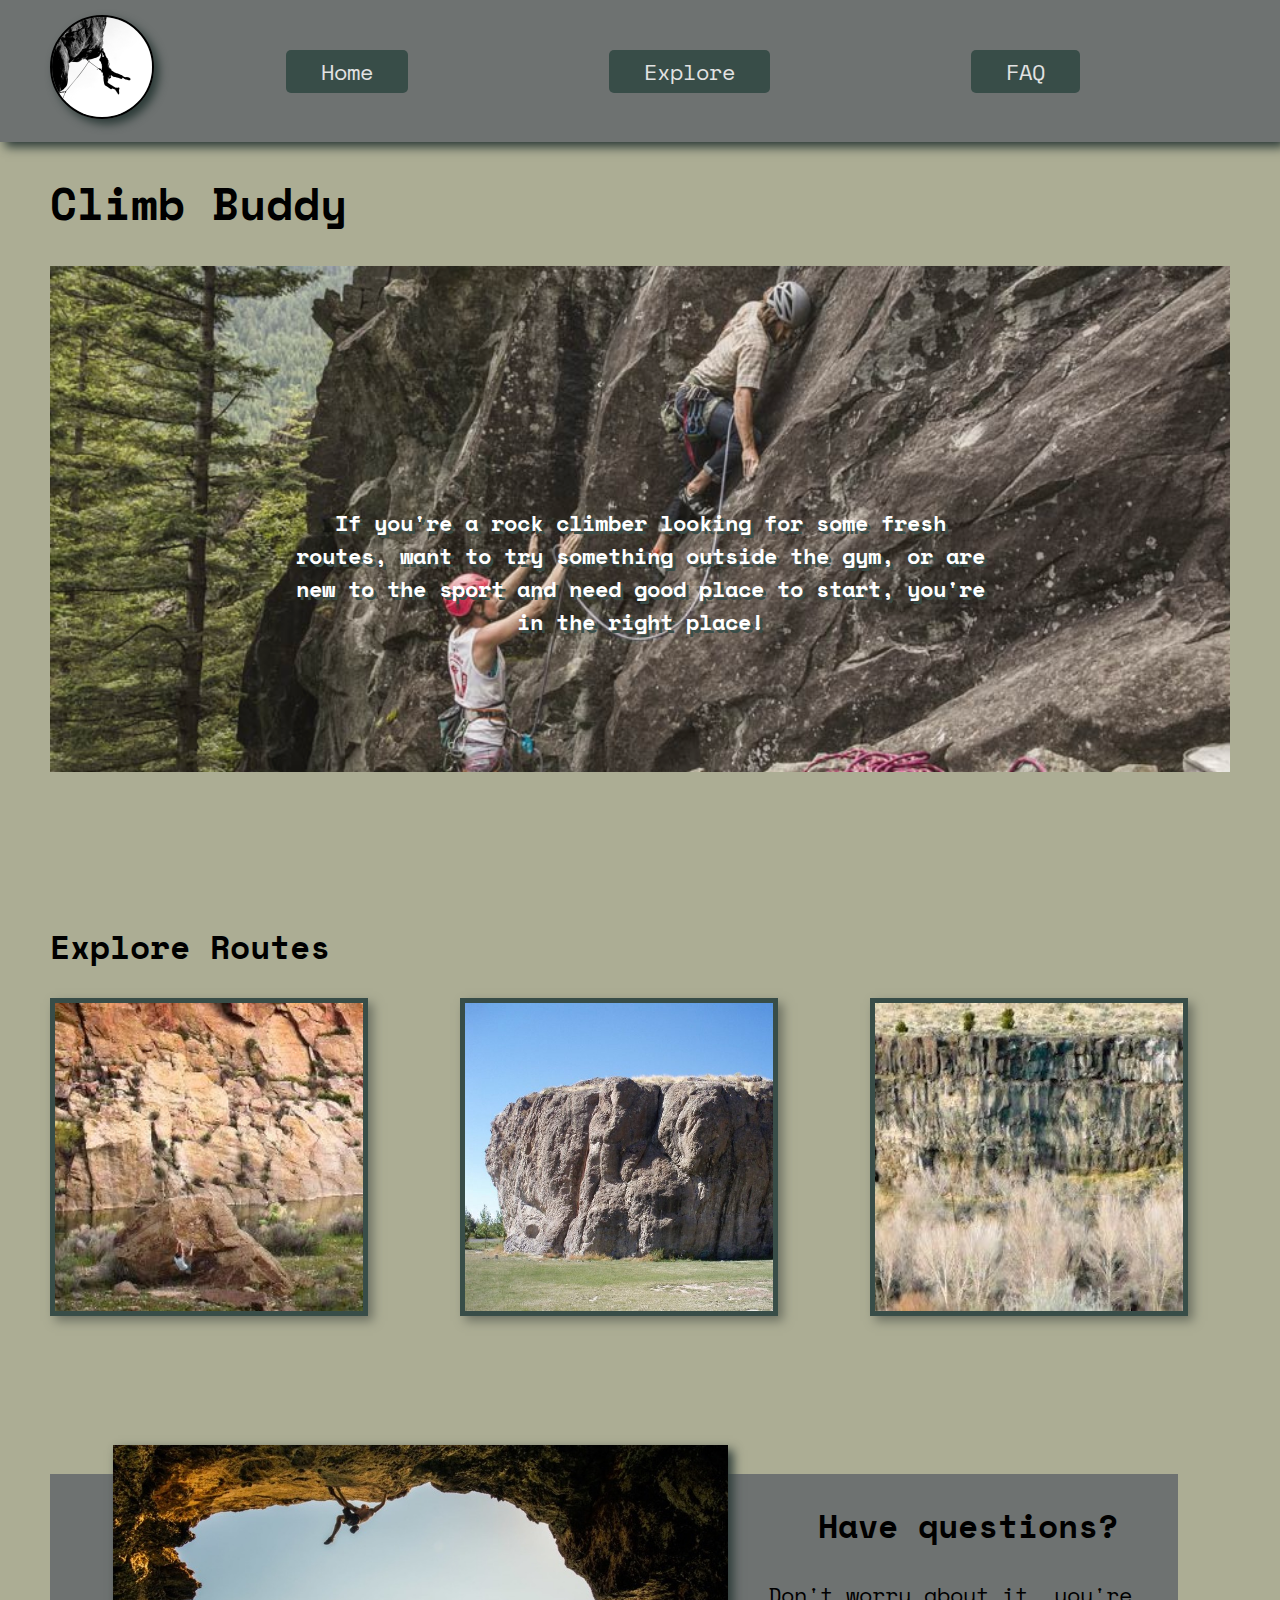
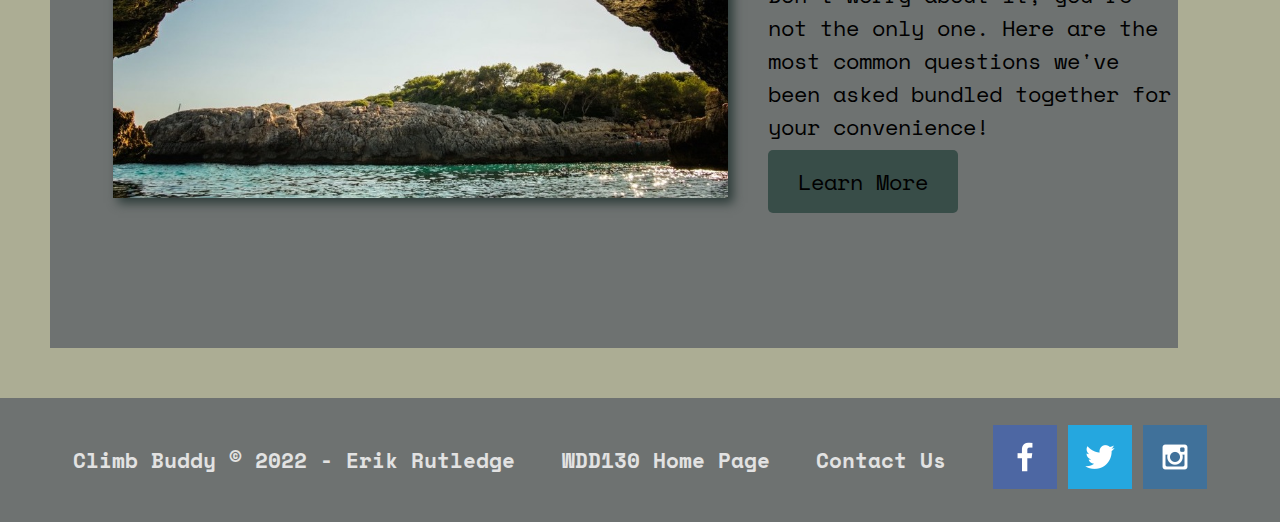
<file: rcw/index.html>
<!DOCTYPE html>
<html lang="en">
<head>
    <meta charset="UTF-8">
    <meta http-equiv="X-UA-Compatible" content="IE=edge">
    <meta name="viewport" content="width=device-width, initial-scale=1.0">
    <title>Climb Buddy - Home</title>
    <link rel="stylesheet" href="styles/style.css">
</head>

<body>
    <div id="content">
        <header id="navbar">
            <a href="index.html" id="logo_link">
                <img class="logo" src="images/logo.png" alt="black and white climber logo">
            </a>
            <nav>
                <a href="index.html">Home</a>
                <a href="explore.html">Explore</a>
                <a href="faq.html">FAQ</a>
            </nav>
        </header>

        <!-- <script>
            window.onscroll = function() {myFunction()};
            var navbar = document.getElementById("navbar");
            var sticky = navbar.offsetTop;
            function myFunction() {
            if (window.pageYOffset >= sticky) {
                navbar.classList.add("sticky")
            } else {
                navbar.classList.remove("sticky");
            }
            }
        </script> -->


        <div id="banner">
            <div id="title"> 
                <h1>Climb Buddy</h1>
            </div>
            <div id="banner-box">
                <img id="banner-img" src="images/leadclimbing.jpeg" atl="couple starting to sport climb">
            <section id="banner-msg">
                <h4>If you're a rock climber looking for some fresh routes, want to try something outside the gym, or are new to the sport and need good place to start, you're in the right place!</h4>
            </div>
            </section>
        </div>

        <h2>Explore Routes</h2>
        <main class="home-grid">
            <section class="teton-card">
                <a href="explore.html">
                    <img class="card-img" src="images/teton_dam_cropped.jpeg" alt="man climbing on boulder next to river"></a>
            </section>
            <section class="heise-card">
                <a href="explore.html">
                    <img class="card-img" src="images/heise_rock_cropped.jpeg" alt="large boulder in a grassy field"></a>
            </section>
            <section class="pointless-card">
                <a href="explore.html">
                    <img class="card-img" src="images/pointless_cropped.jpeg" alt="wide image of a wall of rock "></a>
            </section>

            <div id="background-box"></div>
            <img class="water-solo" src="images/deepwatersolo.jpeg" alt="man climbing over water">
            <section class="msg">
                <h2>Have questions?</h2>
                <p>Don't worry about it, you're not the only one. Here are the most common questions we've been asked bundled together for your convenience!</p>
                <a class="faq" href="faq.html">Learn More</a>
            </section>

        </main>


        <footer>
            <h3>Climb Buddy &copy; 2022 - Erik Rutledge</h3>
            <h3><a href="../index.html">WDD130 Home Page</a></h3>
            <h3><a href="contactus.html">Contact Us</a></h3>
            <div class="social">
                <a href="https://facebook.com" target="_blank">
                    <img src="images/facebook.png" alt="fb icon">
                </a>
                <a href="https://twitter.com" target="_blank">
                    <img src="images/twitter.png" alt="twitter icon">
                </a>
                <a href="https://instagram.com" target="_blank">
                    <img src="images/instagram.png" alt="instagram icon">
                </a>
            </div>           
        </footer>
    </div>
</body>
</html>
</file>
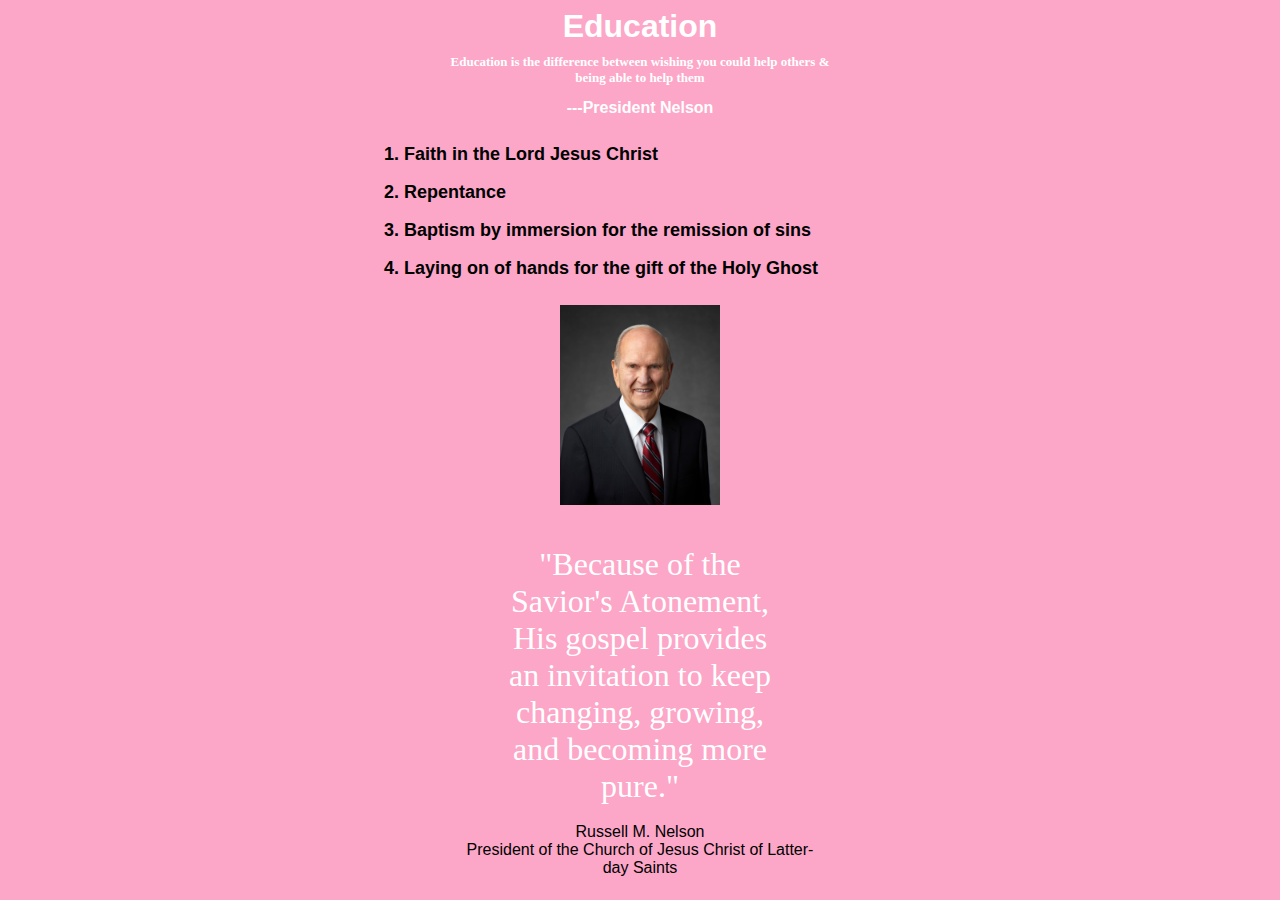
<file: week-4-challenge/index.html>
<!DOCTYPE html>
<html lang="en">
<head>
    <meta charset="UTF-8">
    <meta http-equiv="X-UA-Compatible" content="IE=edge">
    <meta name="viewport" content="width=device-width, initial-scale=1.0">
    <title>Week 4 Challenge - Erik Rutledge</title>
    <link href="style.css" rel="stylesheet">
</head>
<body>

<header class="bold_text white_text">Education</header>

<h1 class="white_text roman_text">Education is the difference between wishing you could help others &<br> being able to help them</h1>

<h2 class="bold_text white_text">---President Nelson</h2>   

<h3 class="bold_text">
1. Faith in the Lord Jesus Christ<br>2. Repentance<br>3. Baptism by immersion for the remission of sins<br>4. Laying on of hands for the gift of the Holy Ghost
</h3>

<img src="russell_nelson_official_portrait_2018.jpeg" alt="President Russel M. Nelson portrait" width="160px" height="200">
<main class="white_text roman_text">
    <br>"Because of the<br>
    Savior's Atonement,<br>
    His gospel provides<br>
    an invitation to keep<br>
    changing, growing,<br>
    and becoming more<br>
    pure."
</main>
<footer>
    <br>Russell M. Nelson<br>

President of the Church of Jesus Christ of Latter-<br>day Saints
</footer>

</body>
</html>
</file>
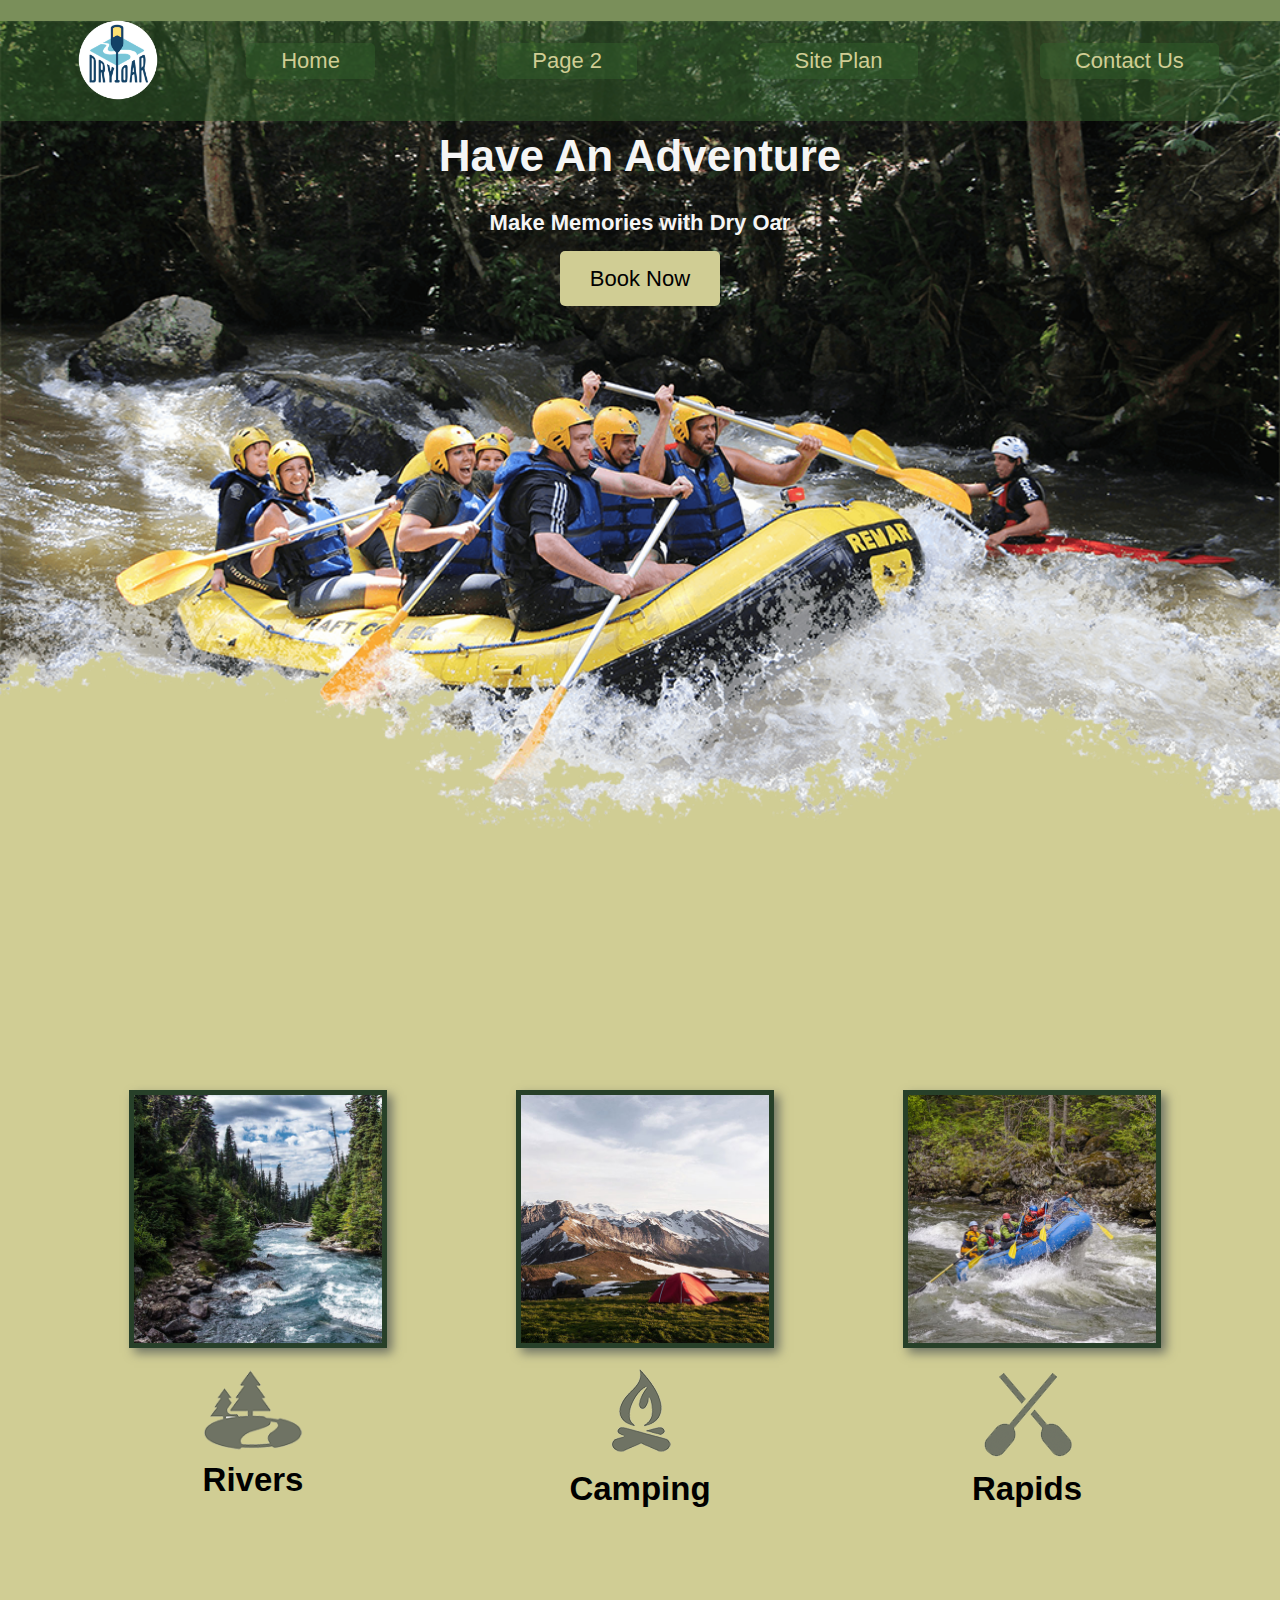
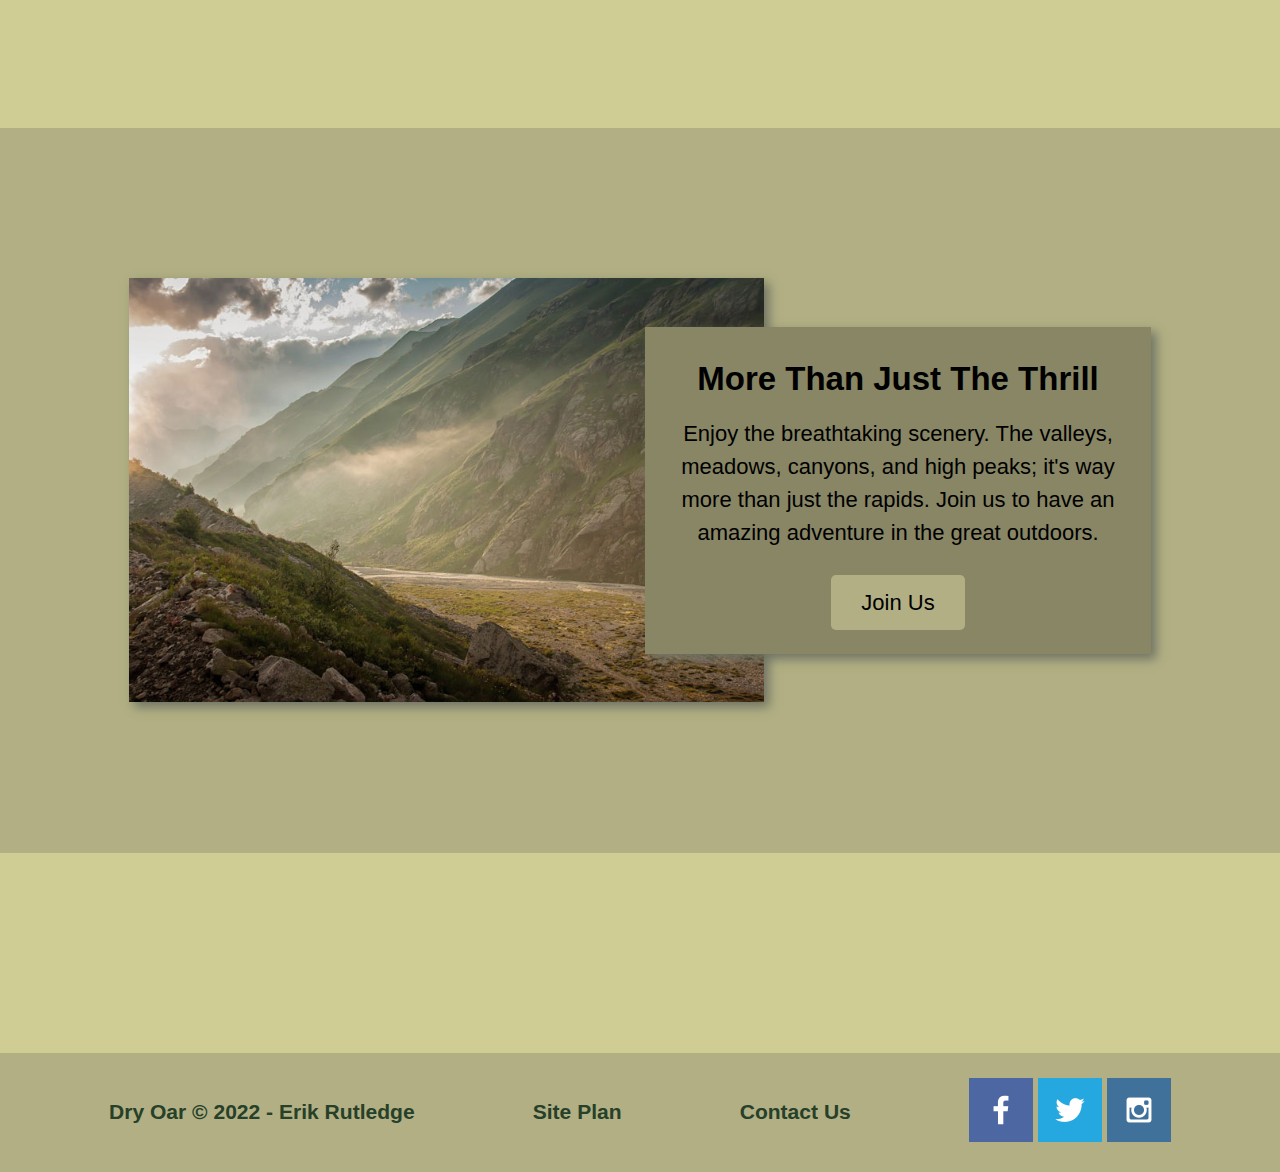
<file: wwr/index.html>
<!DOCTYPE html>
<html lang="en">
<head>
    <meta charset="UTF-8">
    <meta http-equiv="X-UA-Compatible" content="IE=edge">
    <meta name="viewport" content="width=device-width, initial-scale=1.0">
    <title>Whitewater Rafting Vacations | Dry Oar Boating | Home</title>
    <link rel="stylesheet" href="styles/style.css">
</head>
<body>
    <div id="content">

        <header>
            <a href="index.html" id="logo_link">
                <img class="logo" src="images/logo.png" alt="Dry Oar Logo" >
            </a>
            <nav>
                <a href="index.html">Home</a>
                <a href="rivers.html">Page 2</a>
                <a href="site-plan-rafting.html">Site Plan</a>
                <a href="contactus.html">Contact Us</a>
            </nav>
        </header>

        <div id="hero">
            <div id="hero-box">
                <img id="hero-img" src="images/hero.png" alt="People enjoying rafting">
            </div>        
            <section id="hero-msg">
                <h1 class="home-title">Have An Adventure</h1>
                <h4>Make Memories with Dry Oar</h4>
                <div class="button-box">
                    <a class="book" href="rates.html">Book Now</a>
                </div>
            </section>
        </div>

        <main class="home-grid">
            <section class="rivers-card">
                <img class="card-img" src="images/rivers.jpeg" alt="River in forest">
                <img class="icon" src="images/river_icon.png" alt="River icon">
                <h2>Rivers</h2>
            </section>
            <section class="camping-card">
                <img class="card-img" src="images/camping.jpeg" alt="Tent in mountains">
                <img class="icon" src="images/fire_icon.png" alt="fire icon">
                <h2>Camping</h2>
            </section>
            <section class="rapids-card">
                <img class="card-img" src="images/rapids.jpeg" alt="Rafting boat">
                <img class="icon" src="images/oars.png" alt="Oars icon">
                <h2>Rapids</h2>
            </section>
            <div id="background"></div>
            <img class="mountains" src="images/mountains.jpeg" alt="Misty mountains">
            <section class="msg">
                <h2>More Than Just The Thrill</h2>
                <p>Enjoy the breathtaking scenery. The valleys, meadows, canyons, and high peaks; it's way more than just the rapids. Join us to have an amazing adventure in the great outdoors.</p>
                <a class="join" href="rivers.html">Join Us</a>
            </section>
        </main>
            
        <footer>
            <h3>Dry Oar &copy; 2022 - Erik Rutledge</h3>
            <h3><a href="site-plan-rafting.html">Site Plan</a></h3>
            <h3><a href="contactus.html">Contact Us</a></h3>
            <div class="social">
                <a href="https://facebook.com" target="_blank">
                    <img src="images/facebook.png" alt="fb icon">
                </a>
                <a href="https://twitter.com" target="_blank">
                    <img src="images/twitter.png" alt="twitter icon">
                </a>
                <a href="https://instagram.com" target="_blank">
                    <img src="images/instagram.png" alt="instagram icon">
                </a>
            </div>
        </footer>
    </div>
</body>
</html>
</file>
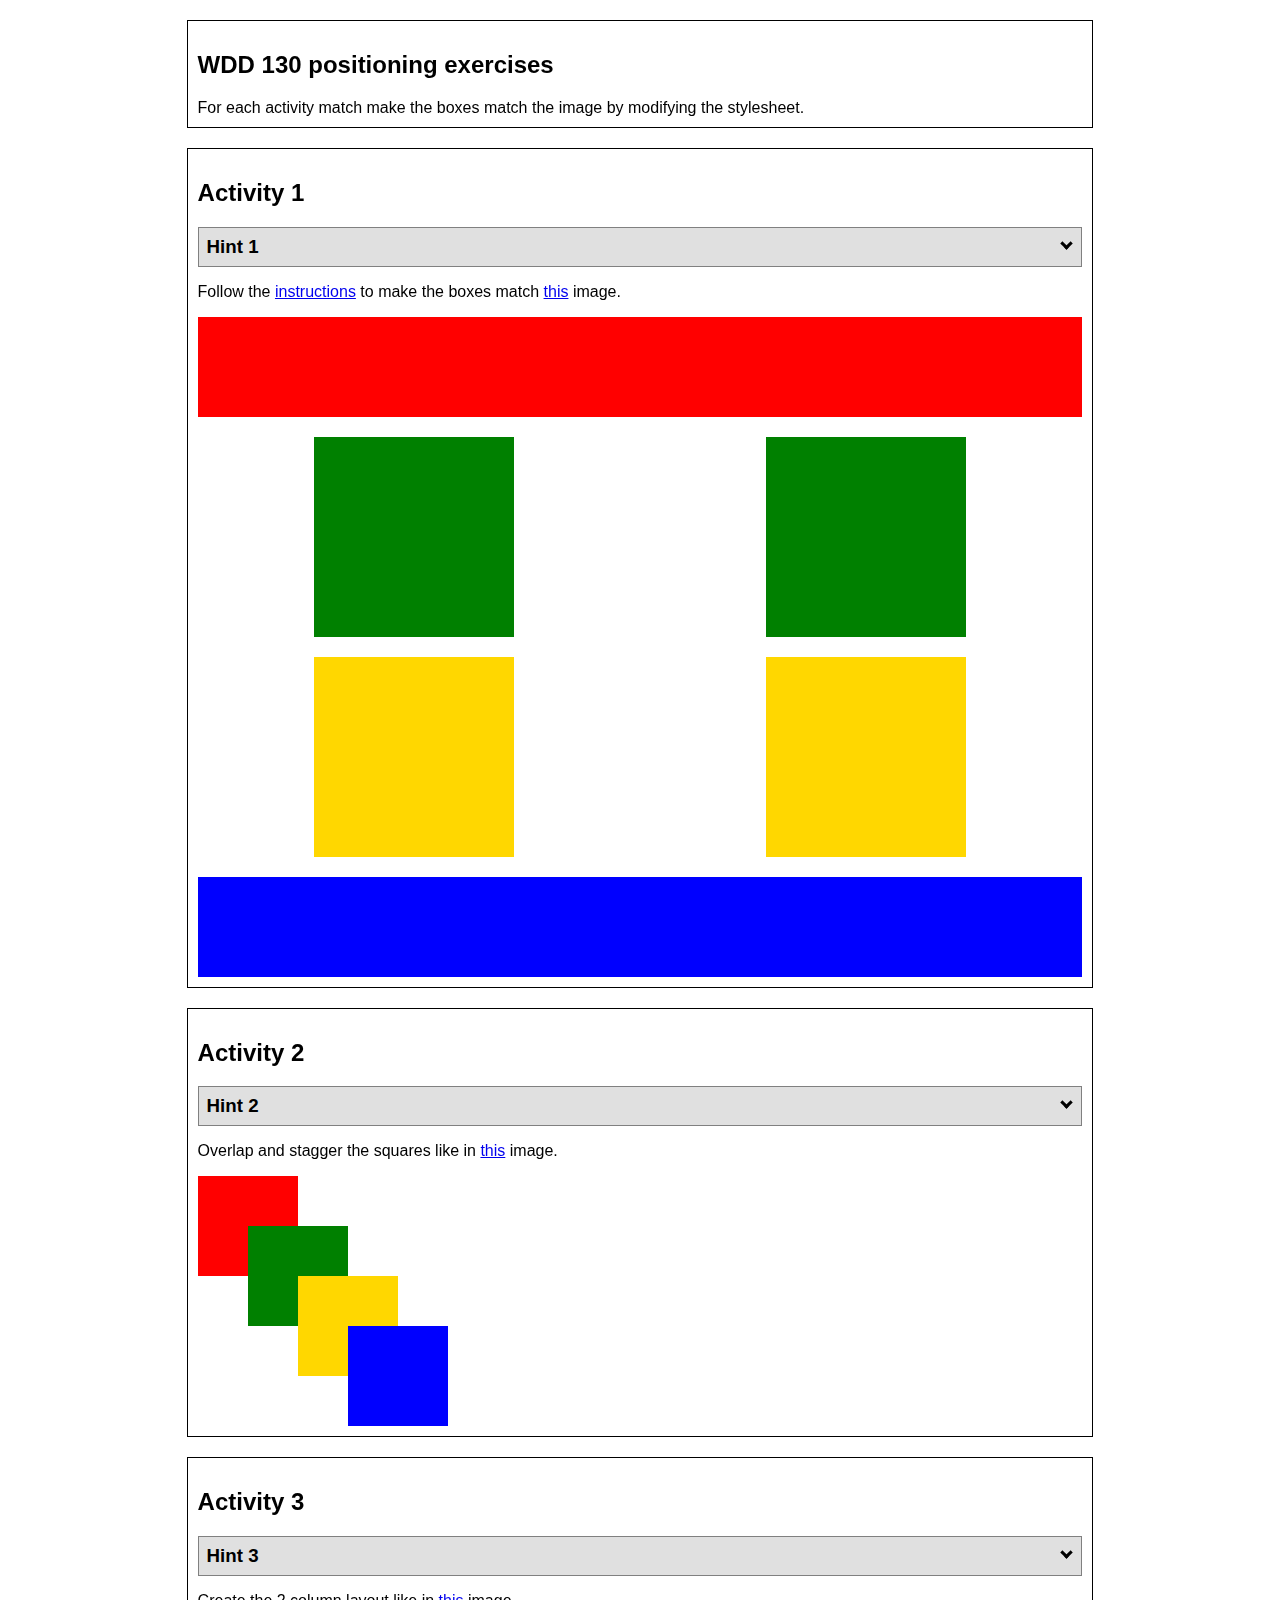
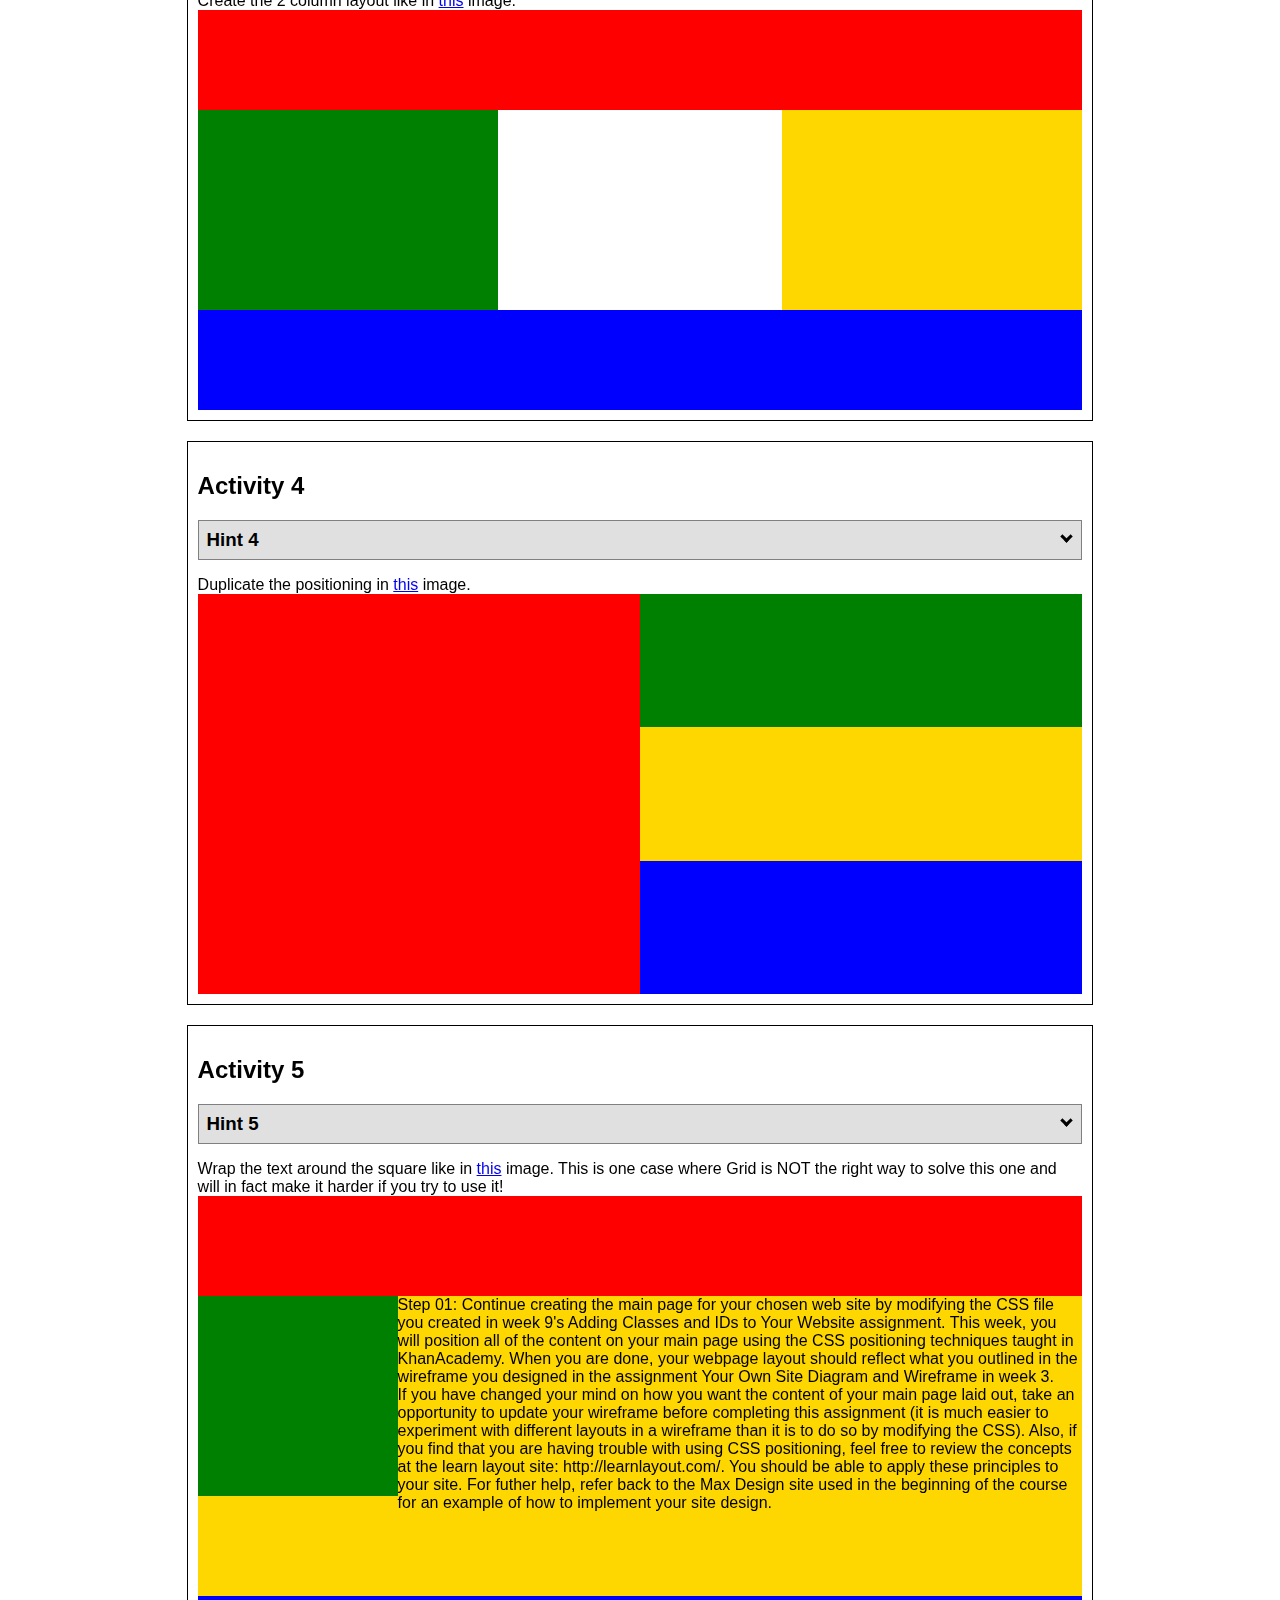
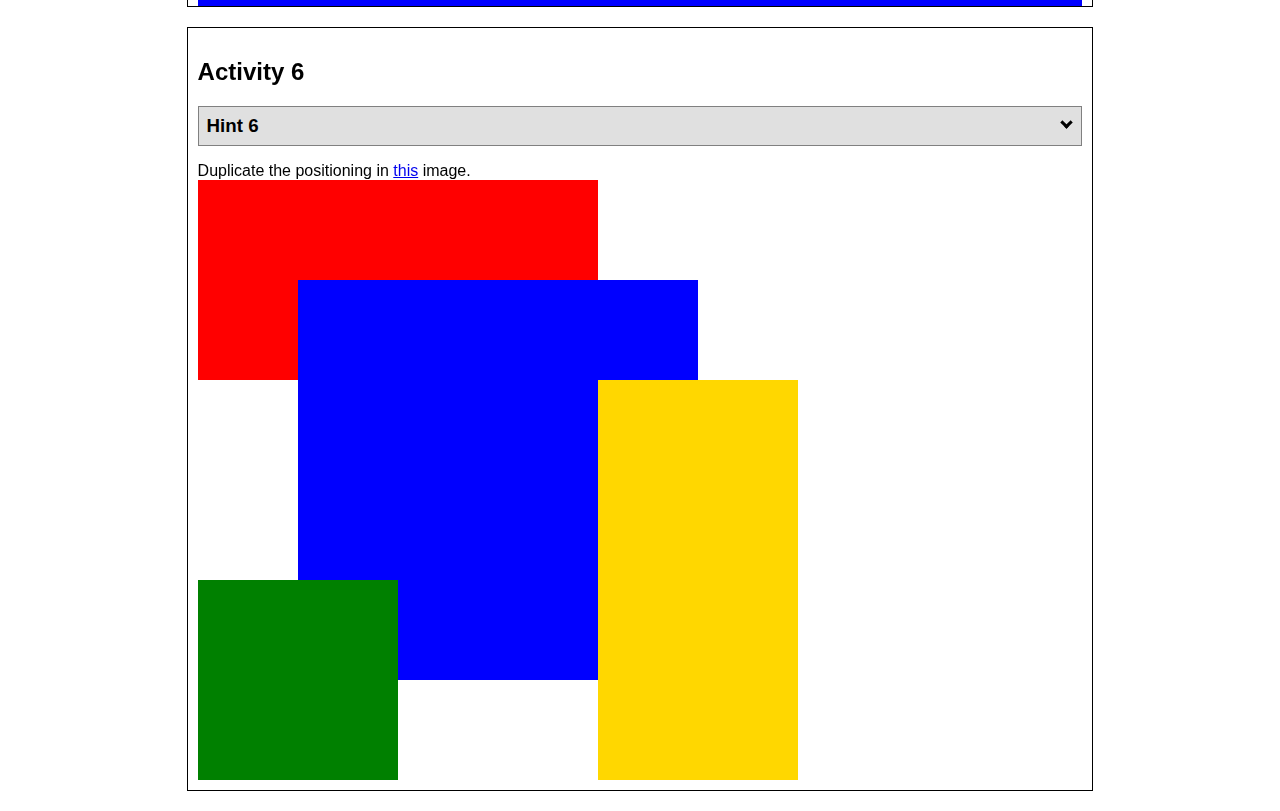
<file: positioning.html>
<!DOCTYPE html>
<html lang="en">
  <head>
    <!-- HTML - Name: positioning.html -->
    <title>Positioning Activity</title>
    <link rel="stylesheet" type="text/css" href="positionstyles.css" />
  </head>
  <body>
    <div class="activity">
      <h2>WDD 130 positioning exercises</h2>
      For each activity match make the boxes match the image by modifying the stylesheet.</div>
    <div class="activity">
      <h2>Activity 1</h2>
      <section class="hint"><input type="checkbox" ><i></i> <h3>Hint 1</h3><div><p>Check out the <a href="https://byui-wdd.github.io/wdd130/activities/w06-css-positioning.html" target="_blank">activity instructions</a> in Ilearn!</p></div></section>
      <p>Follow the <a href="https://byui-wdd.github.io/wdd130/activities/w06-css-positioning.html" target="_blank">instructions</a> to make the boxes match  <a href="https://byui-wdd.github.io/wdd130/images/example1.png" target="_blank">this</a> image.</p>
      <div class="content1" >
        <div class="red1" ></div>
        <div class="green1" ></div>
        <div class="green1" ></div>
        <div class="yellow1"></div>
        <div class="yellow1"></div>
        <div class="blue1"></div>
      </div>
    </div>
    <div class="activity">
      <h2>Activity 2</h2>
      <section class="hint"><input type="checkbox" > <h3>Hint 2</h3><i></i><div><p>Remember that the best way to shift elements around slightly on the page is with Margins.  You could also use Grid.  Either would work for this. If you choose margin, you can use a <em>negative</em> margin. (ie margin-top: -20px;)</p><h4>Properties used:</h4><ul><li>margin-top, margin-left</li><li>...or...</li><li>grid-template-columns: 50px 50px 50px 50px 50px </li></ul></div></section>
      <p>Overlap and stagger the squares like in <a href="https://byui-wdd.github.io/wdd130/images/example2.png" target="_blank">this</a> image.</p>
      <div class="content2" >
        <div class="red2" ></div>
        <div class="green2" ></div>
        <div class="yellow2"></div>
        <div class="blue2"></div>
      </div>
    </div>
    <div class="activity">
      <h2>Activity 3</h2>
      <section class="hint"><input type="checkbox" > <h3>Hint 3</h3><i></i><div><p>This one is going to be best solved with CSS Grid. Remember to make the boxes the right width first...then start moving them around. </p><h4>Properties used:</h4><ul><li>display:grid;</li><li>grid-template-columns:</li><li>grid-column-gap:</li>
        <li>grid-column:</li>  </ul></div></section>
      Create the 2 column layout like in <a href="https://byui-wdd.github.io/wdd130/images/example3.png" target="_blank">this</a>  image.
      <div class="content3" >
        <div class="red3" ></div>
        <div class="green3" ></div>
        <div class="yellow3"></div>
        <div class="blue3"></div>
      </div>
    </div>
    <div class="activity">
      <h2>Activity 4</h2>
      <section class="hint"><input type="checkbox" > <h3>Hint 4</h3><i></i><div><p>For the others we have been primarily concerned with width. For this one you will need to adjust height as well. </p><h4>Properties used:</h4><ul><li>display:grid;</li><li>grid-template-columns:</li><li>grid-row:</li></ul></div></section>
      Duplicate the positioning in <a href="https://byui-wdd.github.io/wdd130/images/example4.png" target="_blank">this</a> image. 
      <div class="content4" >
        <div class="red4" ></div>
        <div class="green4" ></div>
        <div class="yellow4"></div>
        <div class="blue4"></div>
      </div>
    </div>

    <div class="activity">
      <h2>Activity 5</h2>
      <section class="hint"><input type="checkbox" > <h3>Hint 5</h3><i></i><div><p>Grid is <strong>not</strong> the right way to do this.  In fact there is only one way to really do that...and that is with float. Remember that we float the thing we want the text to wrap around.  Also remember to start by making all the shapes the right size and shape.</p><h4>Properties used:</h4><ul><li>float: left;</li></ul></div></section>
      Wrap the text around the square like in <a href="https://byui-wdd.github.io/wdd130/images/example5.png" target="_blank">this</a> image. This is one case where Grid is NOT the right way to solve this one and will in fact make it harder if you try to use it!
      <div class="content5" >
        <div class="red5" ></div>
        <div class="green5" ></div>
        <div class="yellow5">Step 01: Continue creating the main page for your chosen web site by modifying the CSS file you created in week 9's Adding Classes and IDs to Your Website assignment. This week, you will position all of the content on your main page using the CSS positioning techniques taught in KhanAcademy. When you are done, your webpage layout should reflect what you outlined in the wireframe you designed in the assignment Your Own Site Diagram and Wireframe in week 3. <br />
          If you have changed your mind on how you want the content of your main page laid out, take an opportunity to update your wireframe before completing this assignment (it is much easier to experiment with different layouts in a wireframe than it is to do so by modifying the CSS). Also, if you find that you are having trouble with using CSS positioning, feel free to review the concepts at the learn layout site: http://learnlayout.com/. You should be able to apply these principles to your site. For futher help, refer back to the Max Design site used in the beginning of the course for an example of how to implement your site design.</div>
        <div class="blue5"></div>
      </div>
    </div>
    <div class="activity">
      <h2>Activity 6</h2>
      <section class="hint"><input type="checkbox" > <h3>Hint 6</h3><i></i><div><p>This one is all about visualizing the grid behind the layout. If you are having a hard time doing that first: all the sizes are even multiples of 100, and second here is another example with the lines drawn: <a href="https://byui-wdd.github.io/wdd130/images/example6-hint.png" target="_blank">example 6 with lines</a>. For this one you will find it easiest if you use px for the column width. You can also use <kbd>z-index</kbd> to control the element layering.    </p><h4>Properties used:</h4><ul><li>display:grid;</li><li>grid-template-columns:</li><li>grid-column:</li><li>grid-row:</li><li><a href="https://www.w3schools.com/cssref/pr_pos_z-index.asp" target="_blank">z-index:</a></li></ul></div></section>
      Duplicate the positioning in <a href="https://byui-wdd.github.io/wdd130/images/example6.png" target="_blank">this</a> image.
      <div class="content6" >
        <div class="red6" ></div>
        <div class="green6" ></div>
        <div class="yellow6"></div>
        <div class="blue6"></div>
      </div>
    </div>
  </body>
</html>
</file>
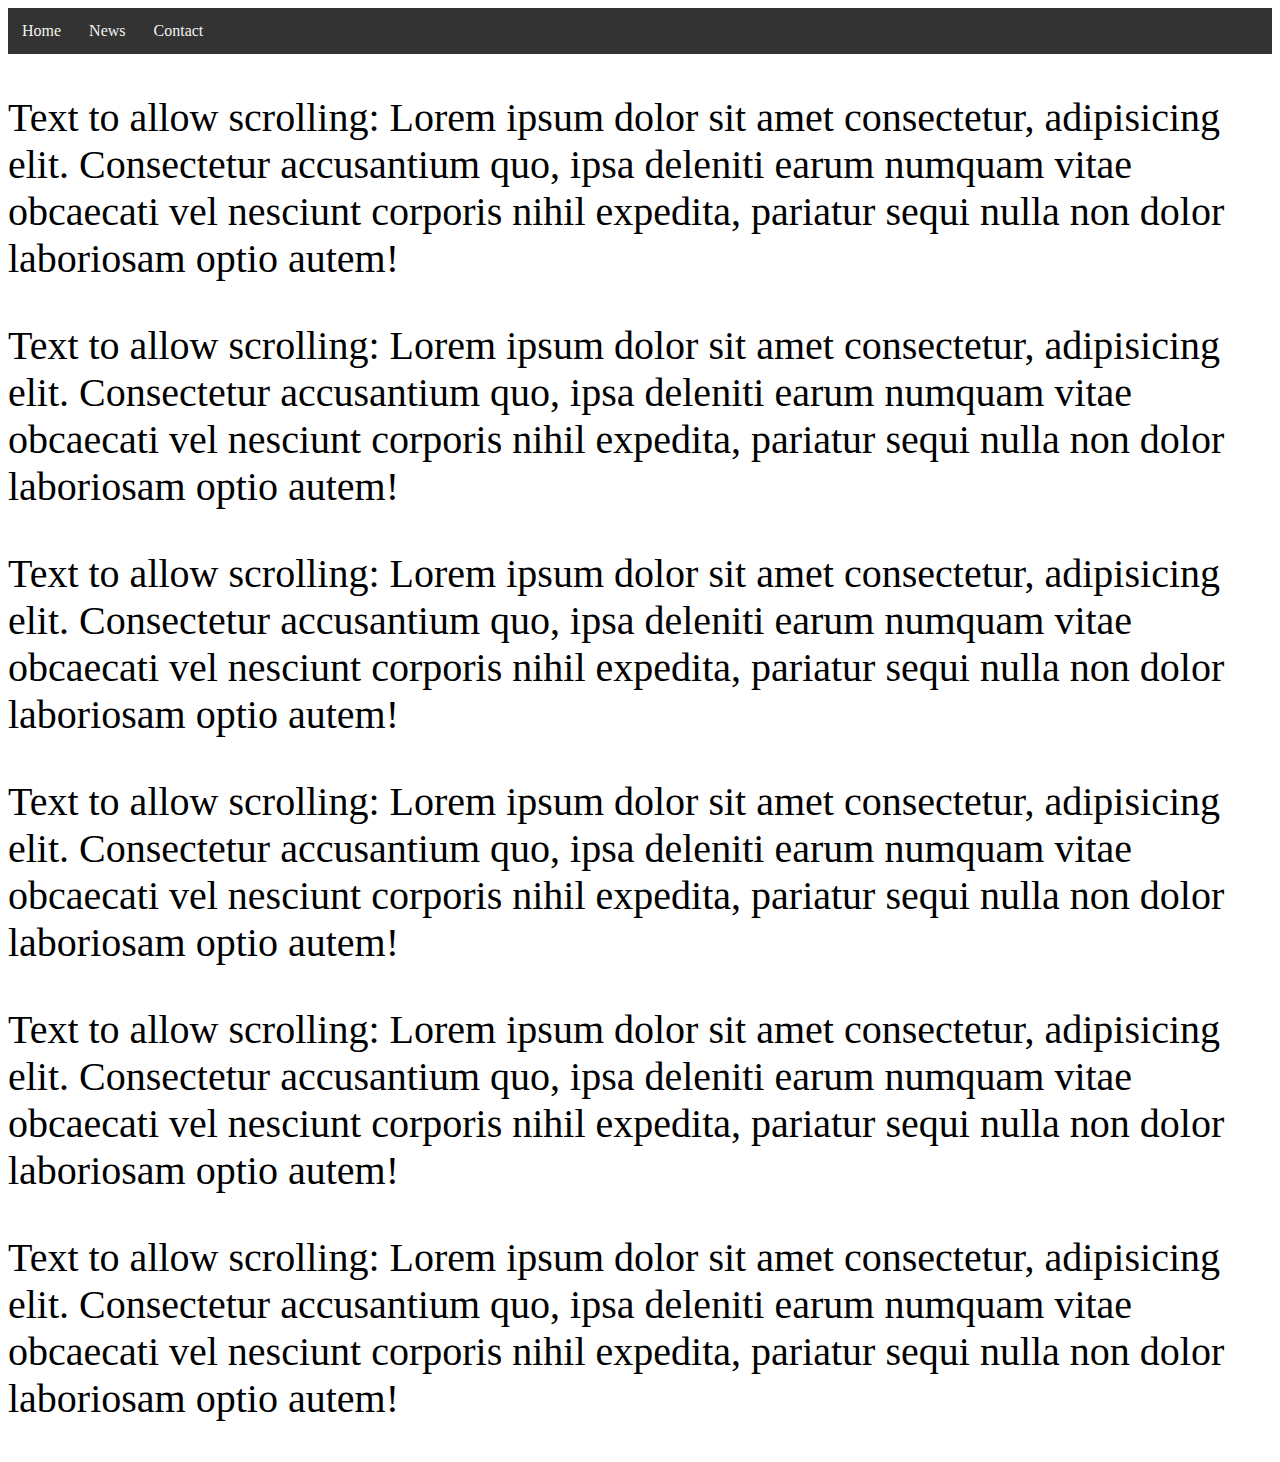
<file: Components Activity/components.html>
<!DOCTYPE html>
<html lang="en">
<head>
    <meta charset="UTF-8">
    <meta http-equiv="X-UA-Compatible" content="IE=edge">
    <meta name="viewport" content="width=device-width, initial-scale=1.0">
    <link rel="stylesheet" href="components_style.css">
    <title>Document</title>
</head>
<div id="navbar">
    <a href="#home">Home</a>
    <a href="#news">News</a>
    <a href="#contact">Contact</a>
  </div>
<body>
    <script>
        // When the user scrolls the page, execute myFunction
        window.onscroll = function() {myFunction()};

        // Get the navbar
        var navbar = document.getElementById("navbar");

        // Get the offset position of the navbar
        var sticky = navbar.offsetTop;

        // Add the sticky class to the navbar when you reach its scroll position. Remove "sticky" when you leave the scroll position
        function myFunction() {
        if (window.pageYOffset >= sticky) {
            navbar.classList.add("sticky")
        } else {
            navbar.classList.remove("sticky");
        }
        }
    </script>
    
    <p> Text to allow scrolling: Lorem ipsum dolor sit amet consectetur, adipisicing elit. Consectetur accusantium quo, ipsa deleniti earum numquam vitae obcaecati vel nesciunt corporis nihil expedita, pariatur sequi nulla non dolor laboriosam optio autem!</p>
    <p> Text to allow scrolling: Lorem ipsum dolor sit amet consectetur, adipisicing elit. Consectetur accusantium quo, ipsa deleniti earum numquam vitae obcaecati vel nesciunt corporis nihil expedita, pariatur sequi nulla non dolor laboriosam optio autem!</p>
    <p> Text to allow scrolling: Lorem ipsum dolor sit amet consectetur, adipisicing elit. Consectetur accusantium quo, ipsa deleniti earum numquam vitae obcaecati vel nesciunt corporis nihil expedita, pariatur sequi nulla non dolor laboriosam optio autem!</p>
    <p> Text to allow scrolling: Lorem ipsum dolor sit amet consectetur, adipisicing elit. Consectetur accusantium quo, ipsa deleniti earum numquam vitae obcaecati vel nesciunt corporis nihil expedita, pariatur sequi nulla non dolor laboriosam optio autem!</p>
    <p> Text to allow scrolling: Lorem ipsum dolor sit amet consectetur, adipisicing elit. Consectetur accusantium quo, ipsa deleniti earum numquam vitae obcaecati vel nesciunt corporis nihil expedita, pariatur sequi nulla non dolor laboriosam optio autem!</p>
    <p> Text to allow scrolling: Lorem ipsum dolor sit amet consectetur, adipisicing elit. Consectetur accusantium quo, ipsa deleniti earum numquam vitae obcaecati vel nesciunt corporis nihil expedita, pariatur sequi nulla non dolor laboriosam optio autem!</p>
</body>
</html>
</file>
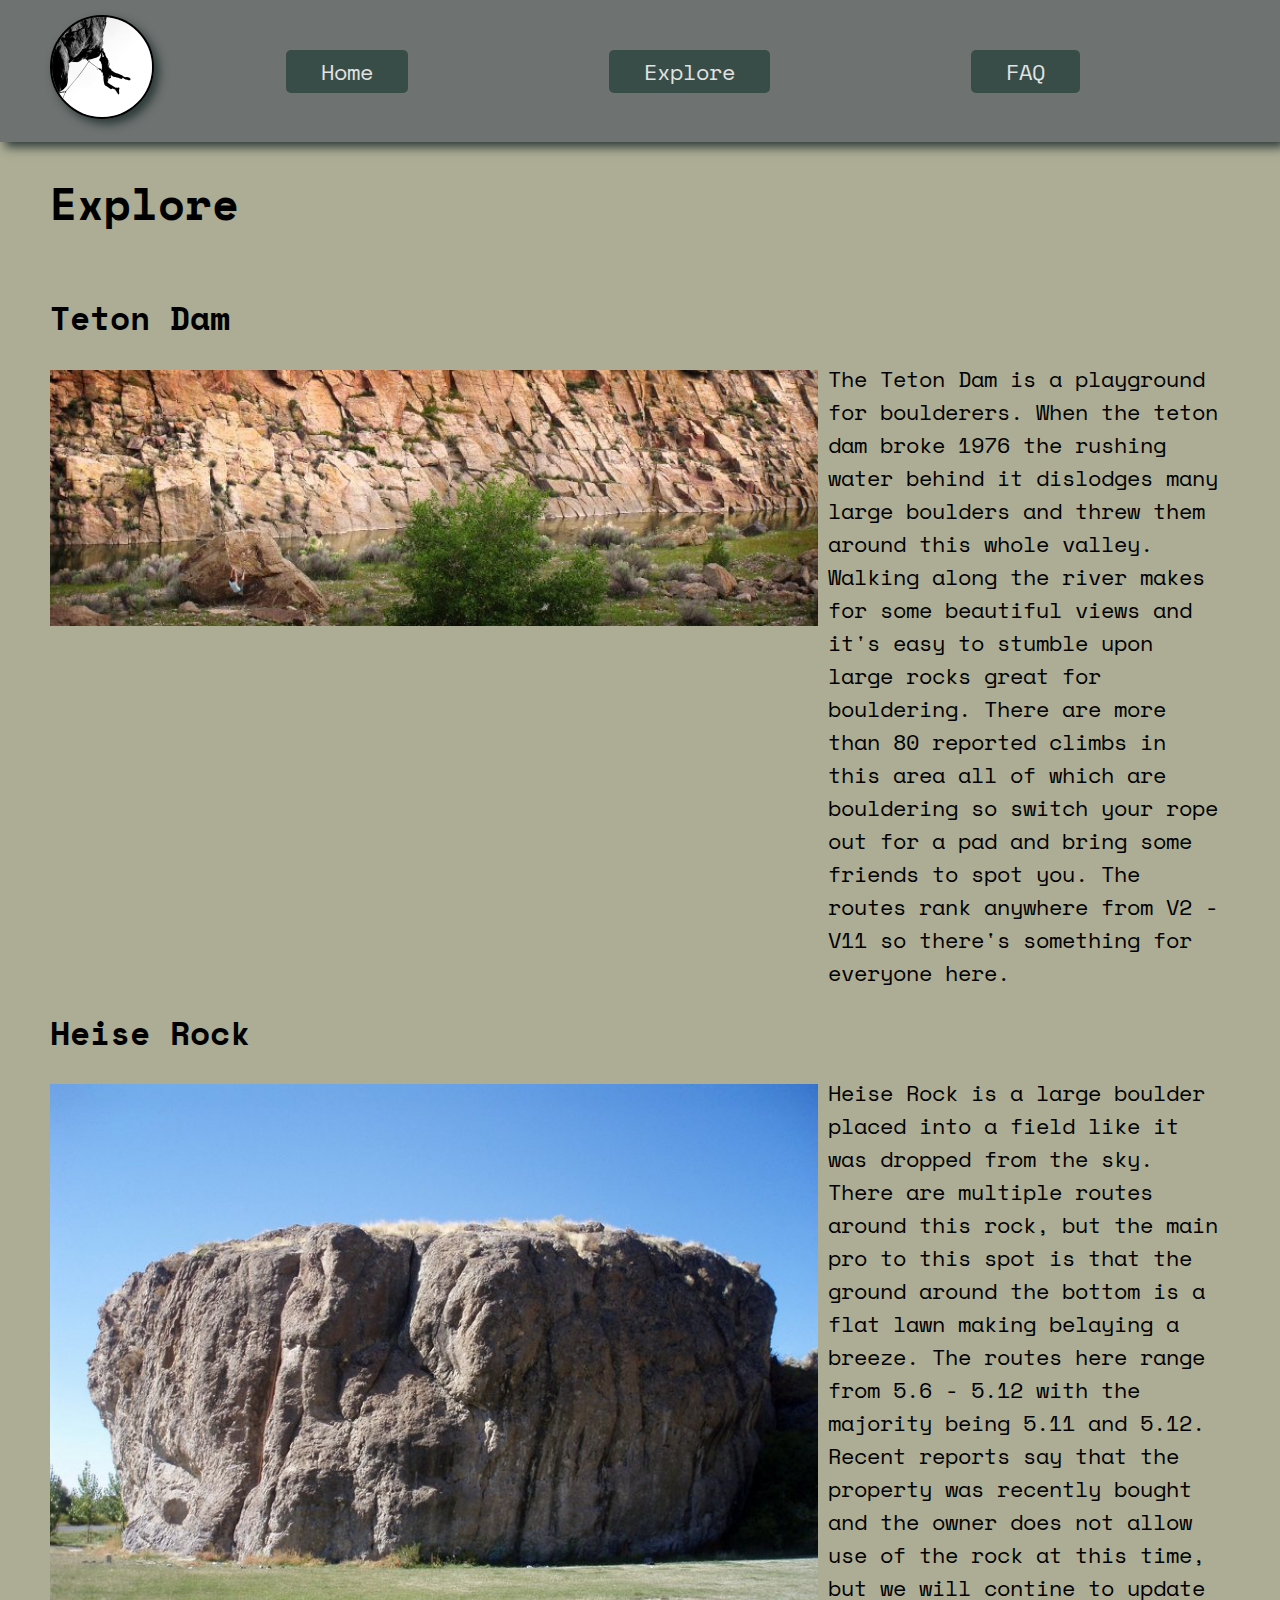
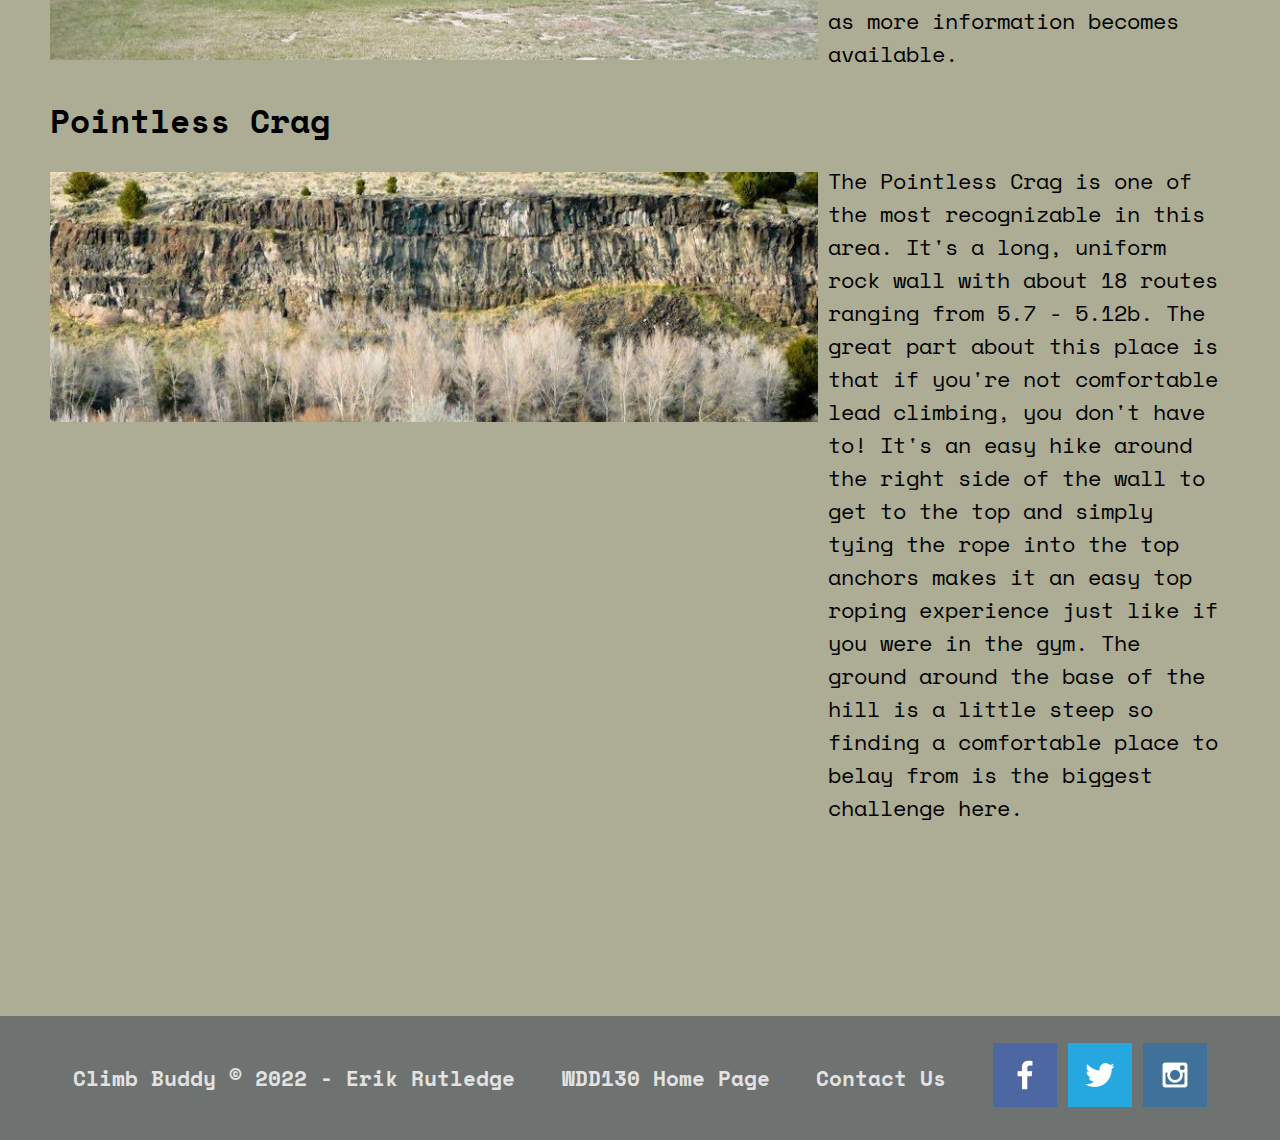
<file: rcw/explore.html>
<!DOCTYPE html>
<html lang="en">
<head>
    <meta charset="UTF-8">
    <meta http-equiv="X-UA-Compatible" content="IE=edge">
    <meta name="viewport" content="width=device-width, initial-scale=1.0">
    <title>Climb Buddy - Explore</title>
    <link rel="stylesheet" href="styles/style.css">
</head>

<body>
    <div id="content">
        <header>
            <a href="index.html" id="logo_link">
                <img class="logo" src="images/logo.png" alt="black and white climber logo">
            </a>
            <nav>
                <a href="index.html">Home</a>
                <a href="explore.html">Explore</a>
                <a href="faq.html">FAQ</a>
            </nav>
        </header>

        <div id="content">
            <h1>Explore</h1>
            <main class="explore-grid">


                <div class="teton-title"><h2>Teton Dam</h2></div>
                    <div class="teton-img">
                    <img class="explore-img" src="images/teton_dam.jpeg" alt="man climbing on boulder next to river">
                    </div>
                    <div class="teton-text">
                    <p>The Teton Dam is a playground for boulderers. When the teton dam broke 1976 the rushing water behind it dislodges many large boulders and threw them around this whole valley. Walking along the river makes for some beautiful views and it's easy to stumble upon large rocks great for bouldering. There are more than 80 reported climbs in this area all of which are bouldering so switch your rope out for a pad and bring some friends to spot you. The routes rank anywhere from V2 - V11 so there's something for everyone here.</p>
                    </div>


                <div class="heise-title"><h2>Heise Rock</h2></div>
                    <div class="heise-img">
                    <img class="explore-img" src="images/heise_rock.jpeg" alt="large boulder in a grassy field">
                    </div>
                    <div class="heise-text">
                    <p>Heise Rock is a large boulder placed into a field like it was dropped from the sky. There are multiple routes around this rock, but the main pro to this spot is that the ground around the bottom is a flat lawn making belaying a breeze. The routes here range from 5.6 - 5.12 with the majority being 5.11 and 5.12. Recent reports say that the property was recently bought and the owner does not allow use of the rock at this time, but we will contine to update as more information becomes available.</p>
                    </div>
                
                <div class="pointless-title"><h2>Pointless Crag</h2></div>
                    <div class="pointless-img">
                    <img class="explore-img" src="images/pointless.jpeg" alt="wide image of a wall of rock">
                    </div>
                    <div class="pointless-text">
                    <p>The Pointless Crag is one of the most recognizable in this area. It's a long, uniform rock wall with about 18 routes ranging from 5.7 - 5.12b. The great part about this place is that if you're not comfortable lead climbing, you don't have to! It's an easy hike around the right side of the wall to get to the top and simply tying the rope into the top anchors makes it an easy top roping experience just like if you were in the gym. The ground around the base of the hill is a little steep so finding a comfortable place to belay from is the biggest challenge here.</p>
                    </div> 
            </main>
        </div>

        <footer>
            <h3>Climb Buddy &copy; 2022 - Erik Rutledge</h3>
            <h3><a href="../index.html">WDD130 Home Page</a></h3>
            <h3><a href="contactus.html">Contact Us</a></h3>
            <div class="social">
                <a href="https://facebook.com" target="_blank">
                    <img src="images/facebook.png" alt="fb icon">
                </a>
                <a href="https://twitter.com" target="_blank">
                    <img src="images/twitter.png" alt="twitter icon">
                </a>
                <a href="https://instagram.com" target="_blank">
                    <img src="images/instagram.png" alt="instagram icon">
                </a>
            </div>           
        </footer>
    </div>
</body>
</html>
</file>
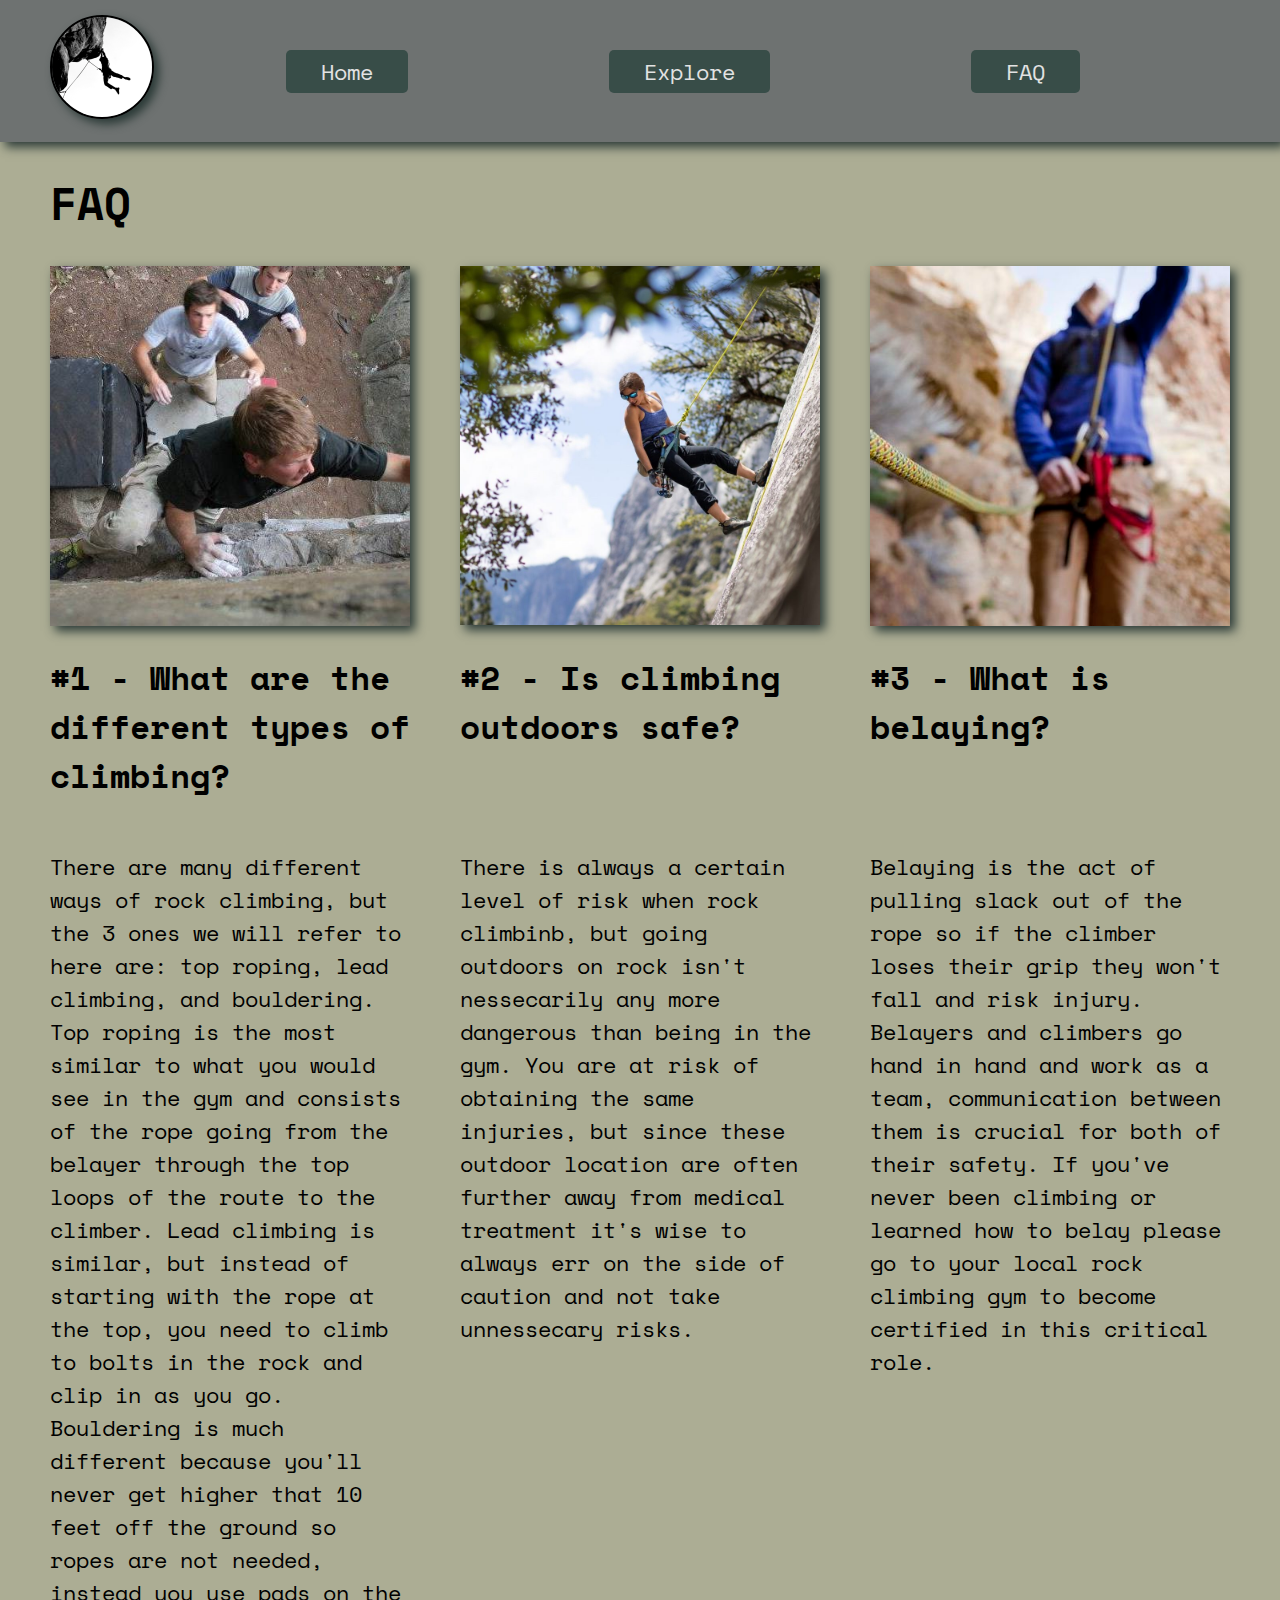
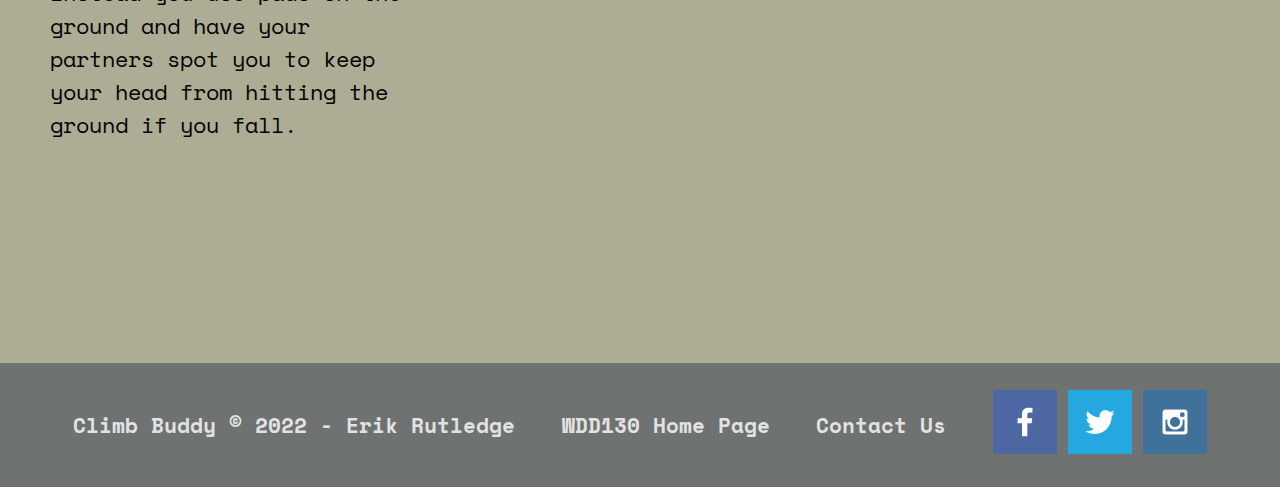
<file: rcw/faq.html>
<!DOCTYPE html>
<html lang="en">
<head>
    <meta charset="UTF-8">
    <meta http-equiv="X-UA-Compatible" content="IE=edge">
    <meta name="viewport" content="width=device-width, initial-scale=1.0">
    <title>Climb Buddy - FAQ</title>
    <link rel="stylesheet" href="styles/style.css">
</head>

<body>
    <div id="content">
        <header>
            <a href="index.html" id="logo_link">
                <img class="logo" src="images/logo.png" alt="black and white climber logo">
            </a>
            <nav>
                <a href="index.html">Home</a>
                <a href="explore.html">Explore</a>
                <a href="faq.html">FAQ</a>
            </nav>
        </header>

        <div id="content">
            <h1>FAQ</h1>
            <main class="faq-grid">

                <img class="bouldering-img" src="images/bouldering.jpeg" alt="man bouldering with friends below spotting">
                <div class="faq1">
                    <h2>#1 - What are the different types of climbing?</h2>
                </div>
                <div class="answer1">
                    <p>There are many different ways of rock climbing, but the 3 ones we will refer to here are: top roping, lead climbing, and bouldering. Top roping is the most similar to what you would see in the gym and consists of the rope going from the belayer through the top loops of the route to the climber. Lead climbing is similar, but instead of starting with the rope at the top, you need to climb to bolts in the rock and clip in as you go. Bouldering is much different because you'll never get higher that 10 feet off the ground so ropes are not needed, instead you use pads on the ground and have your partners spot you to keep your head from hitting the ground if you fall.</p>
                </div>

                <img class="descending-img" src="images/descending.jpeg" alt="woman looking down while getting lowered by rope">
                 <div class="faq2">
                    <h2>#2 - Is climbing outdoors safe?</h2>
                </div>
                <div class="answer2">
                    <p>There is always a certain level of risk when rock climbinb, but going outdoors on rock isn't nessecarily any more dangerous than being in the gym. You are at risk of obtaining the same injuries, but since these outdoor location are often further away from medical treatment it's wise to always err on the side of caution and not take unnessecary risks.</p>
                </div>

                <img class="belaying-img" src="images/belaying.jpeg" alt="man belaying climber not shown">
                <div class="faq3">
                    <h2>#3 - What is belaying?</h2>
                </div>
                <div class="answer3">
                    <p>Belaying is the act of pulling slack out of the rope so if the climber loses their grip they won't fall and risk injury. Belayers and climbers go hand in hand and work as a team, communication between them is crucial for both of their safety. If you've never been climbing or learned how to belay please go to your local rock climbing gym to become certified in this critical role.</p>
                </div>
            </main>
        </div>

        <footer>
            <h3>Climb Buddy &copy; 2022 - Erik Rutledge</h3>
            <h3><a href="../index.html">WDD130 Home Page</a></h3>
            <h3><a href="contactus.html">Contact Us</a></h3>
            <div class="social">
                <a href="https://facebook.com" target="_blank">
                    <img src="images/facebook.png" alt="fb icon">
                </a>
                <a href="https://twitter.com" target="_blank">
                    <img src="images/twitter.png" alt="twitter icon">
                </a>
                <a href="https://instagram.com" target="_blank">
                    <img src="images/instagram.png" alt="instagram icon">
                </a>
            </div>           
        </footer>
    </div>
</body>
</html>
</file>
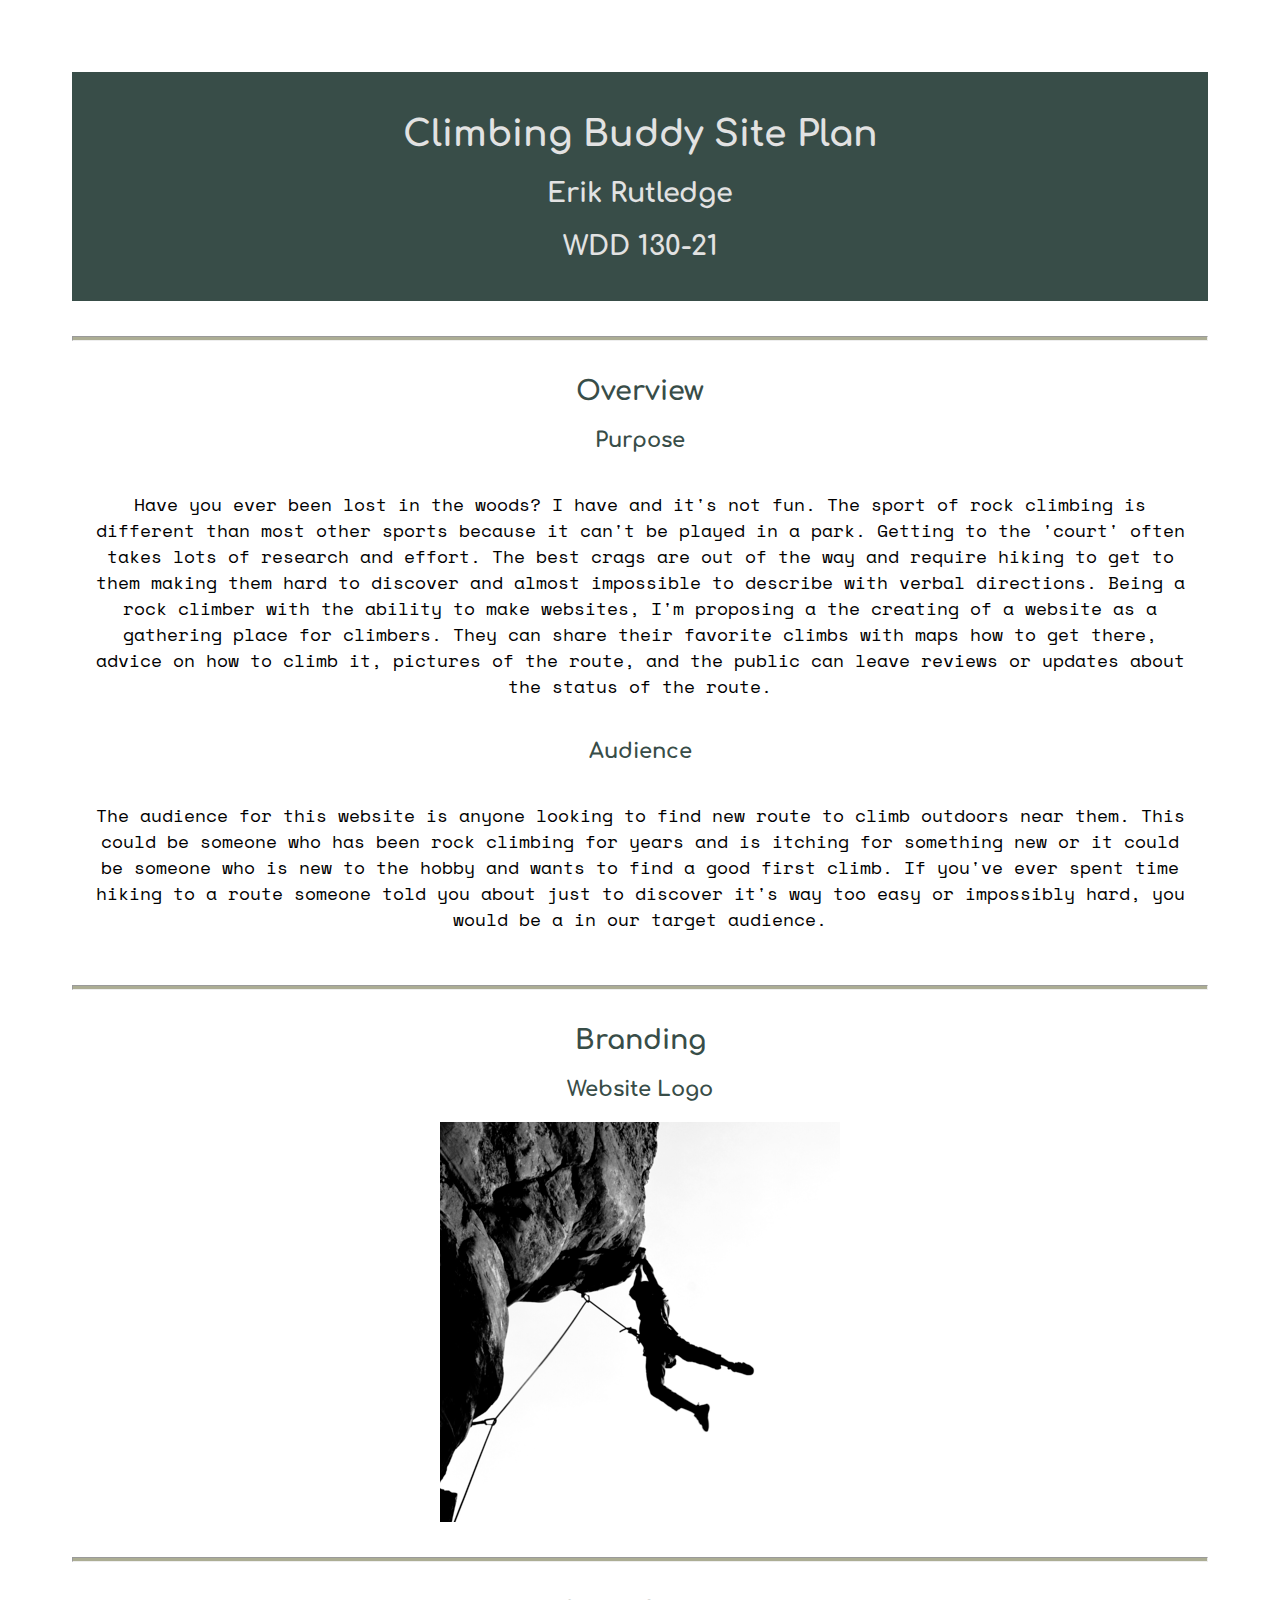
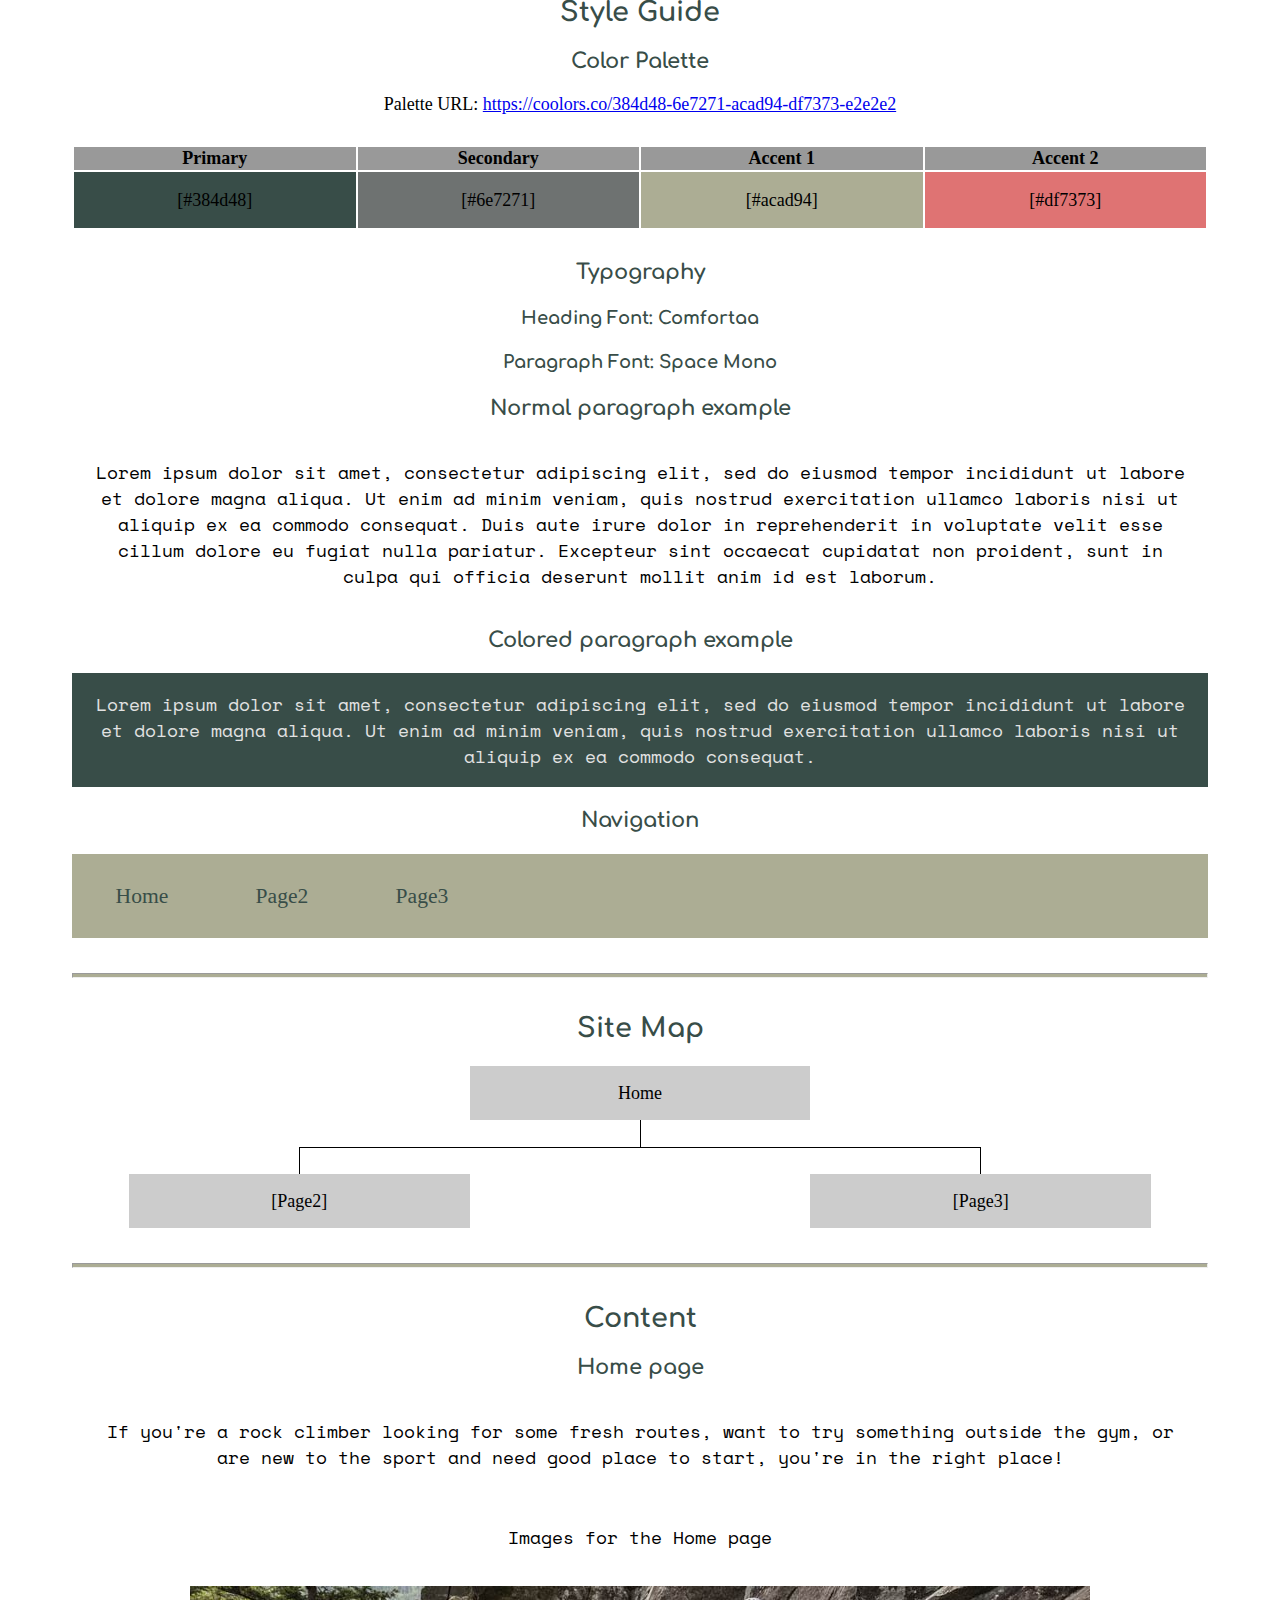
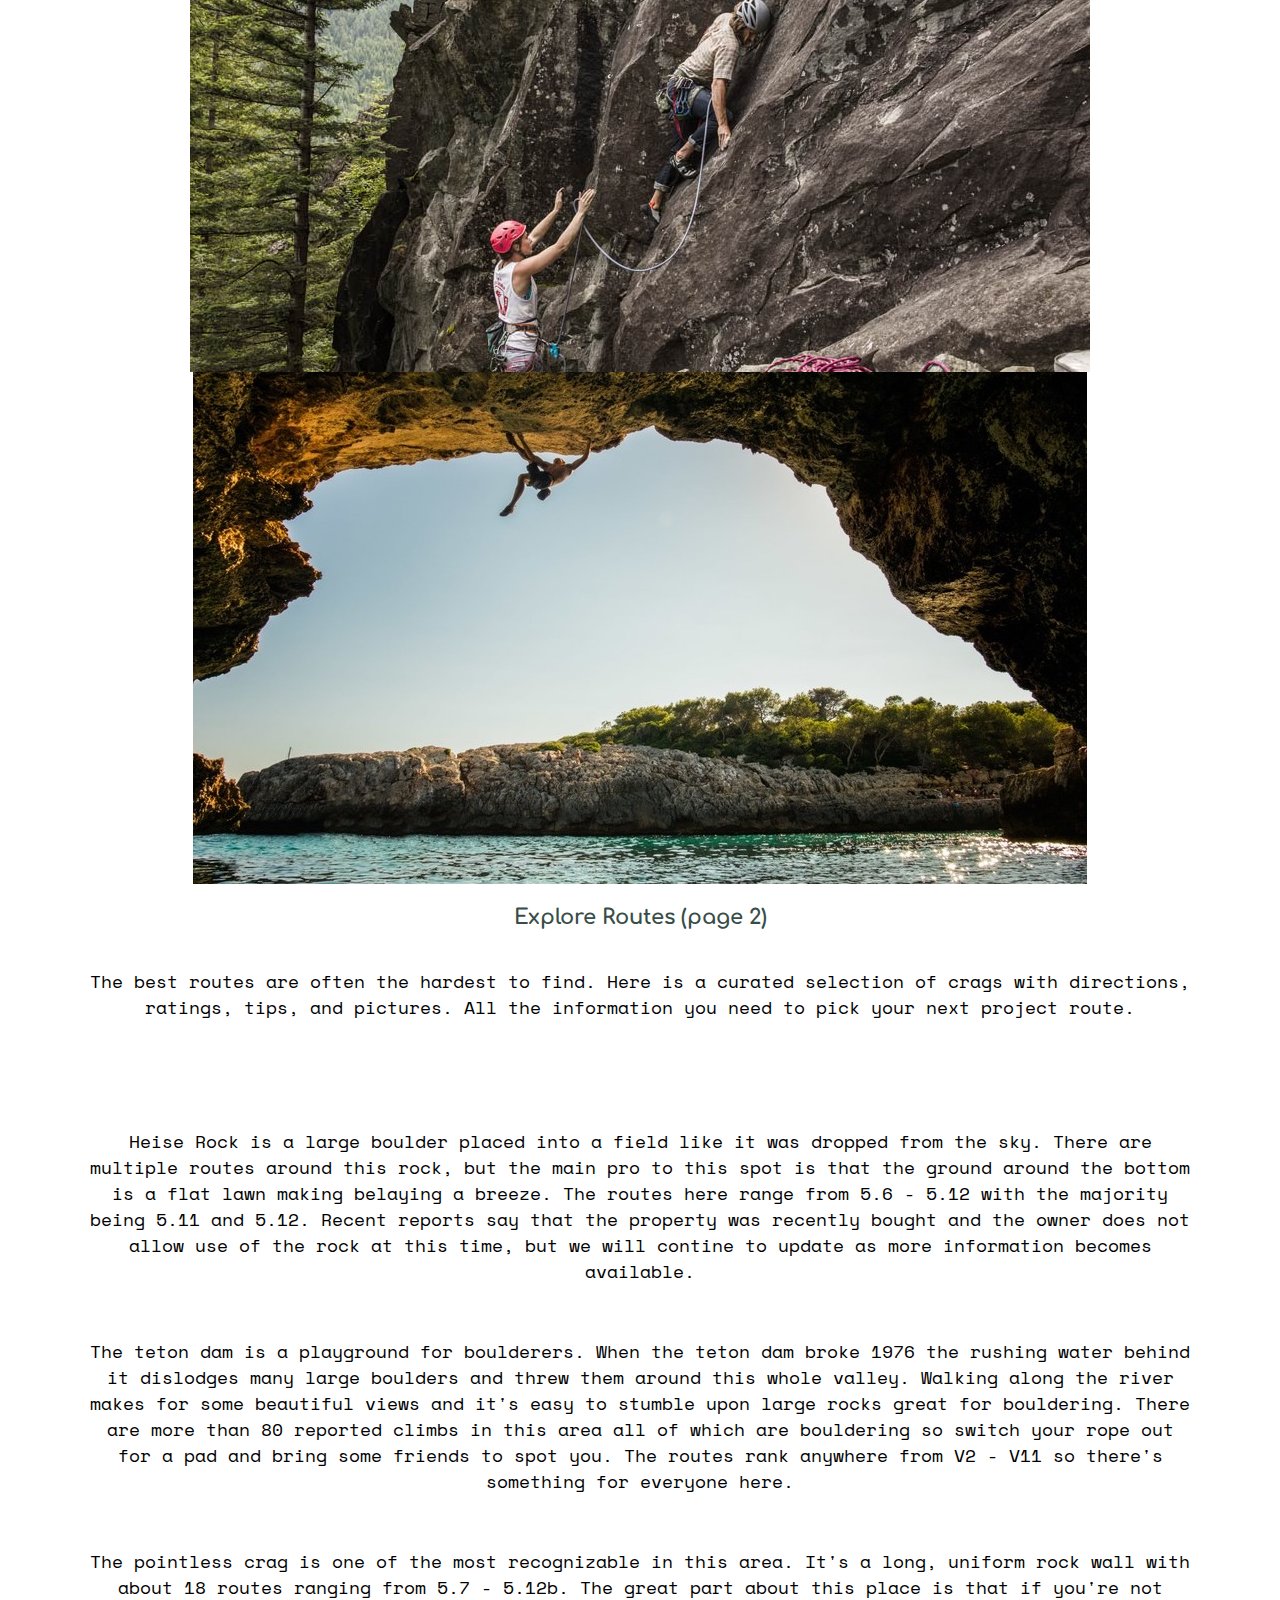
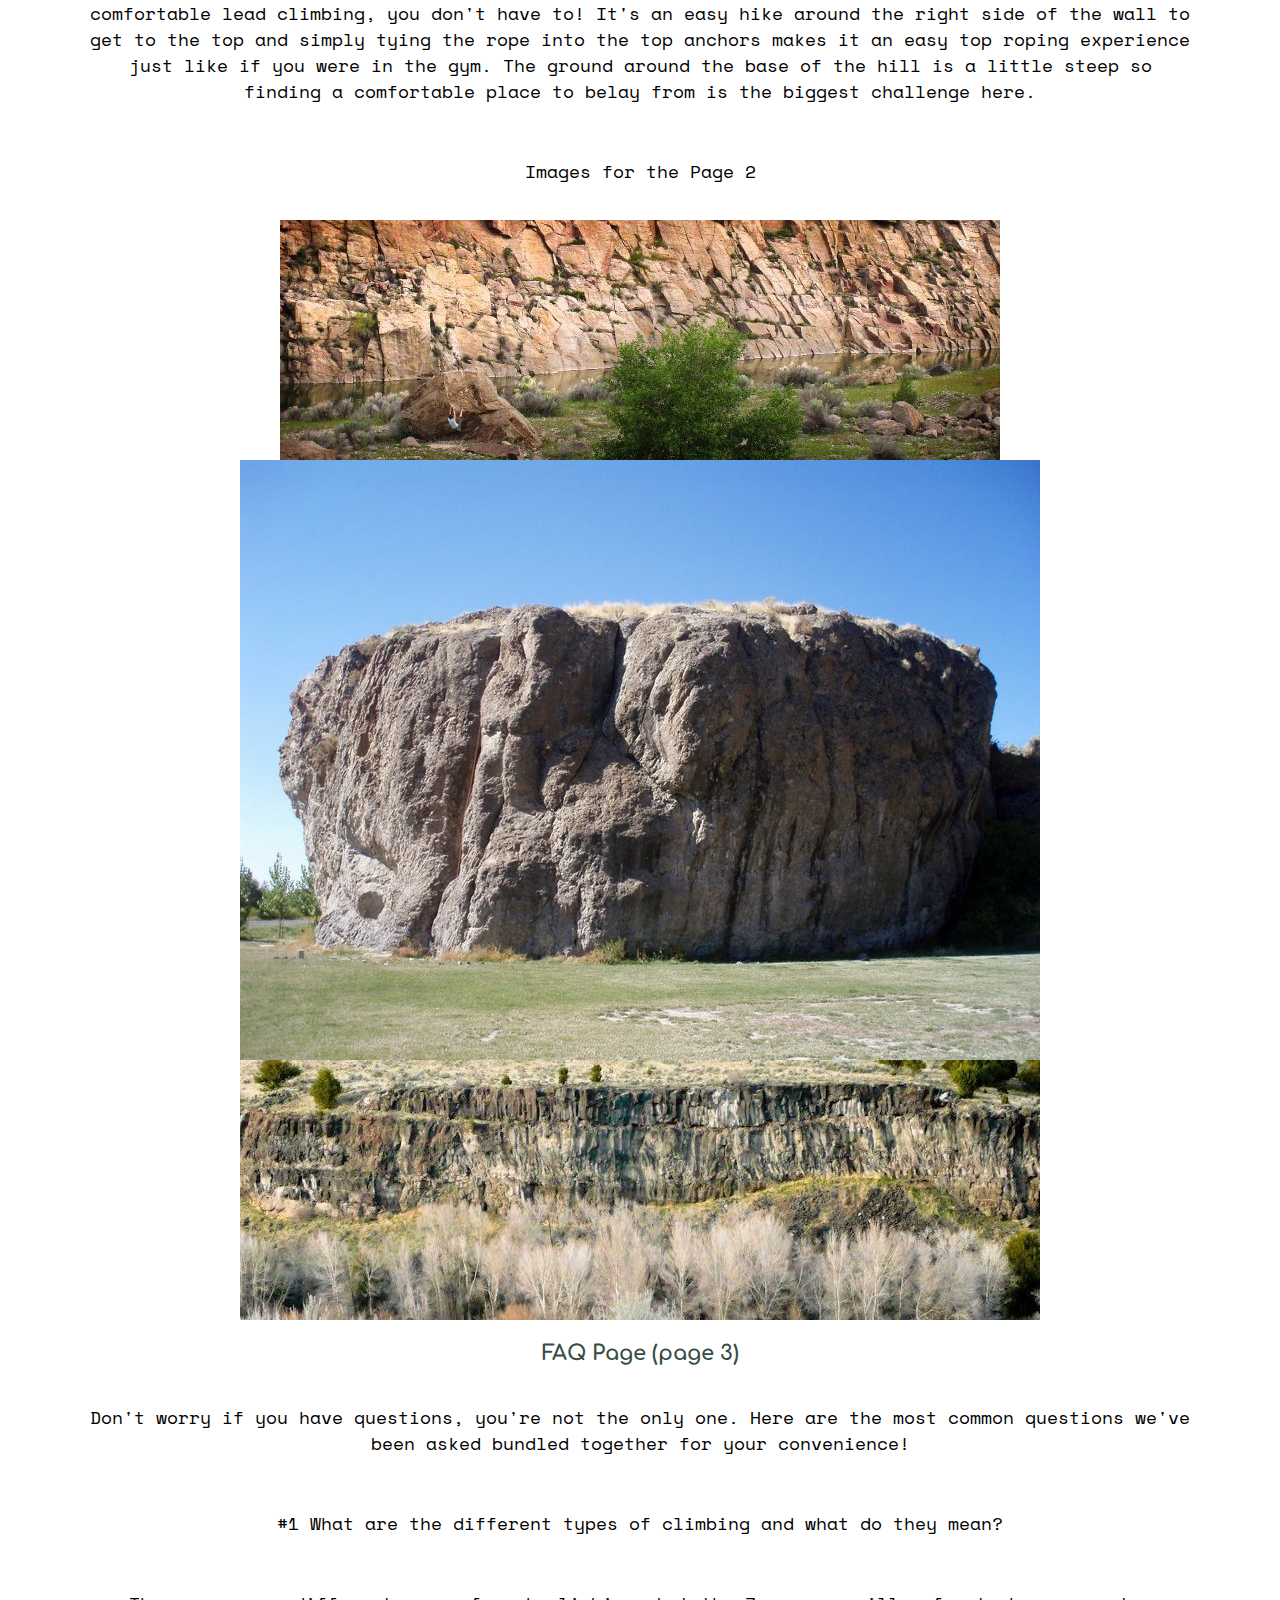
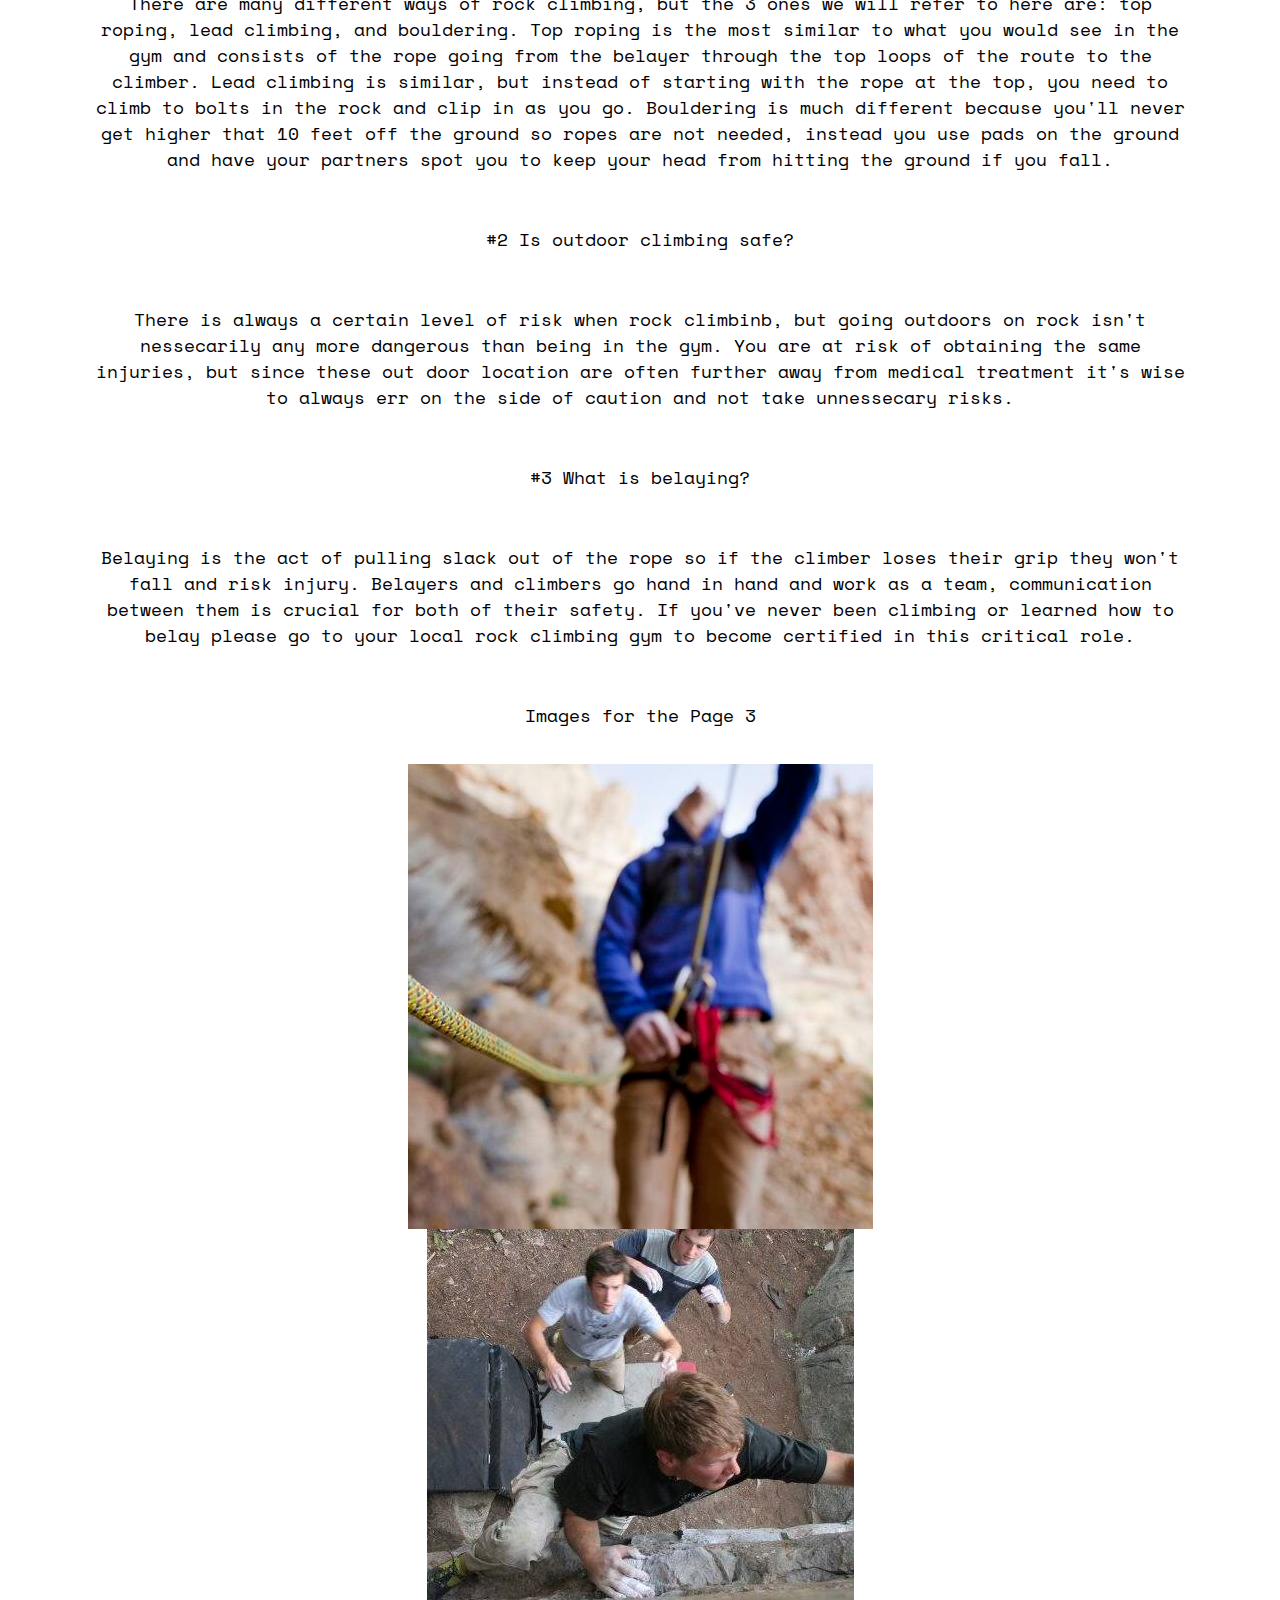
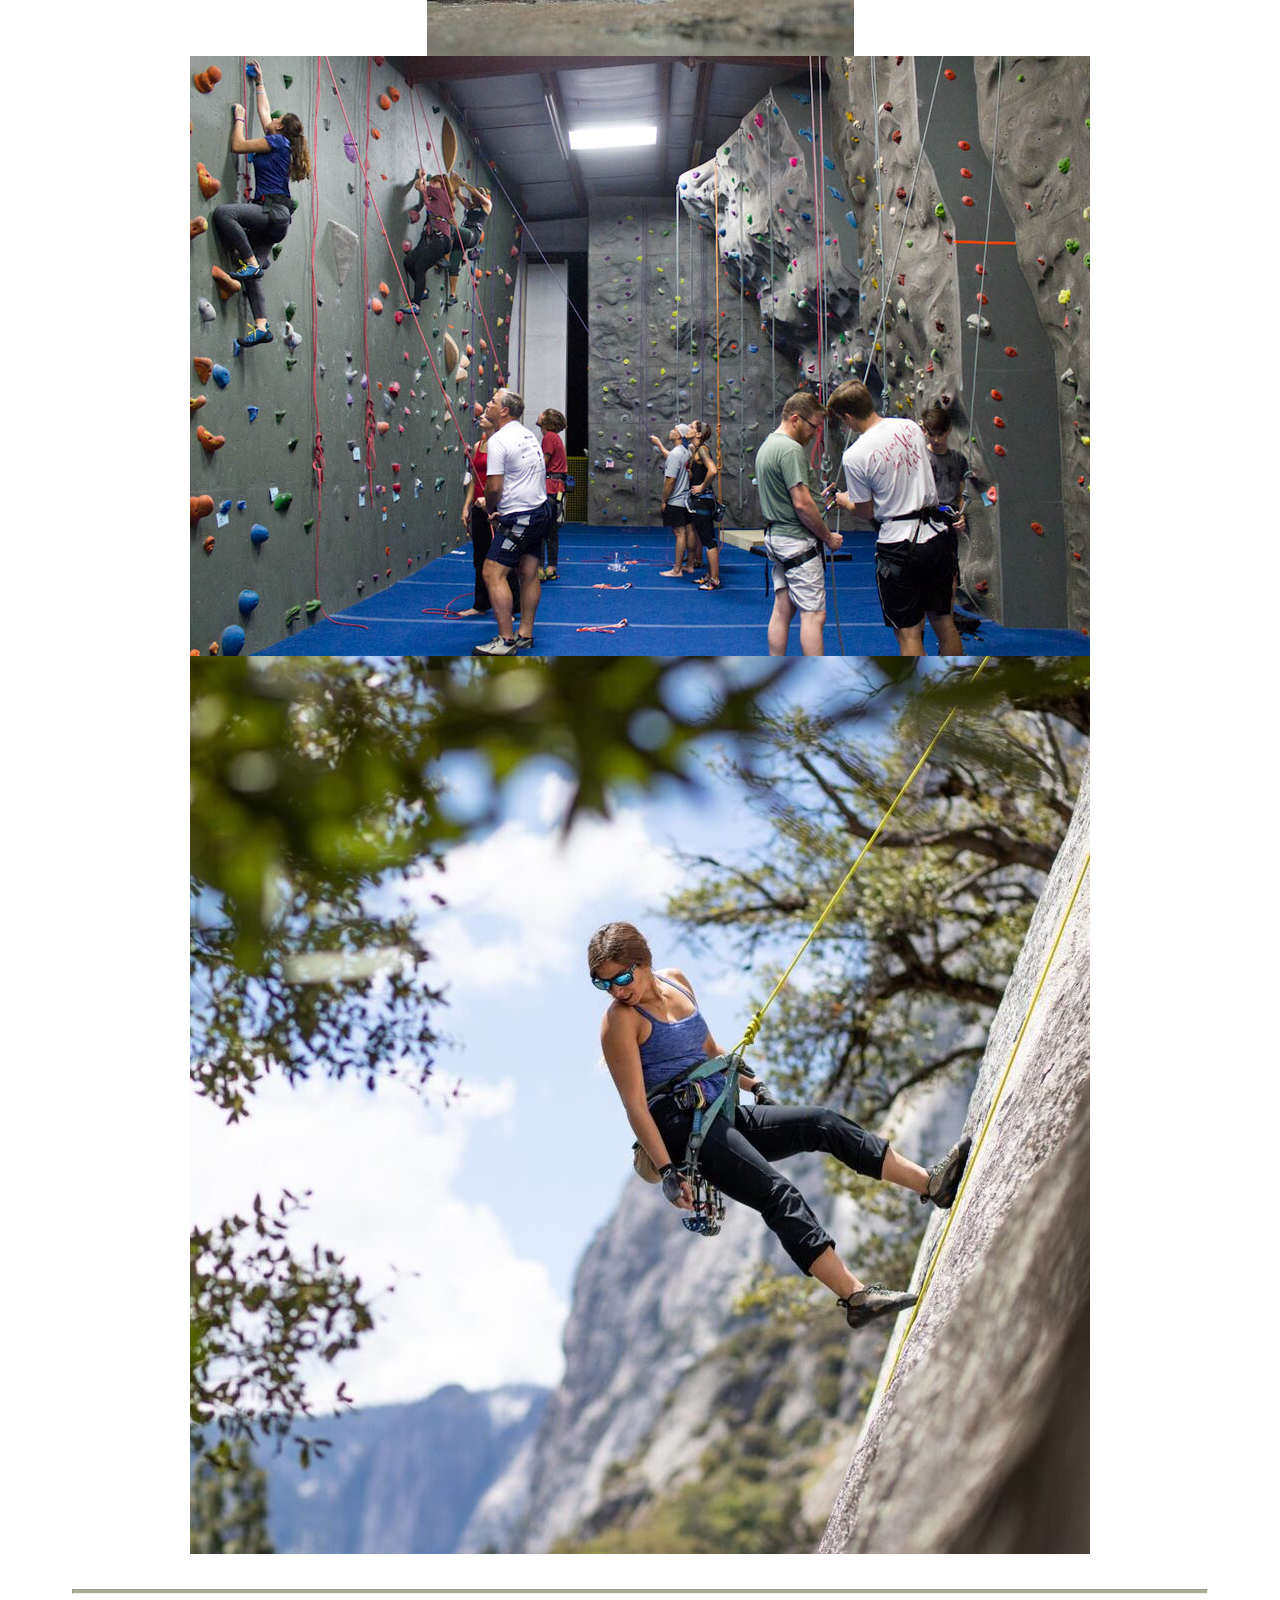
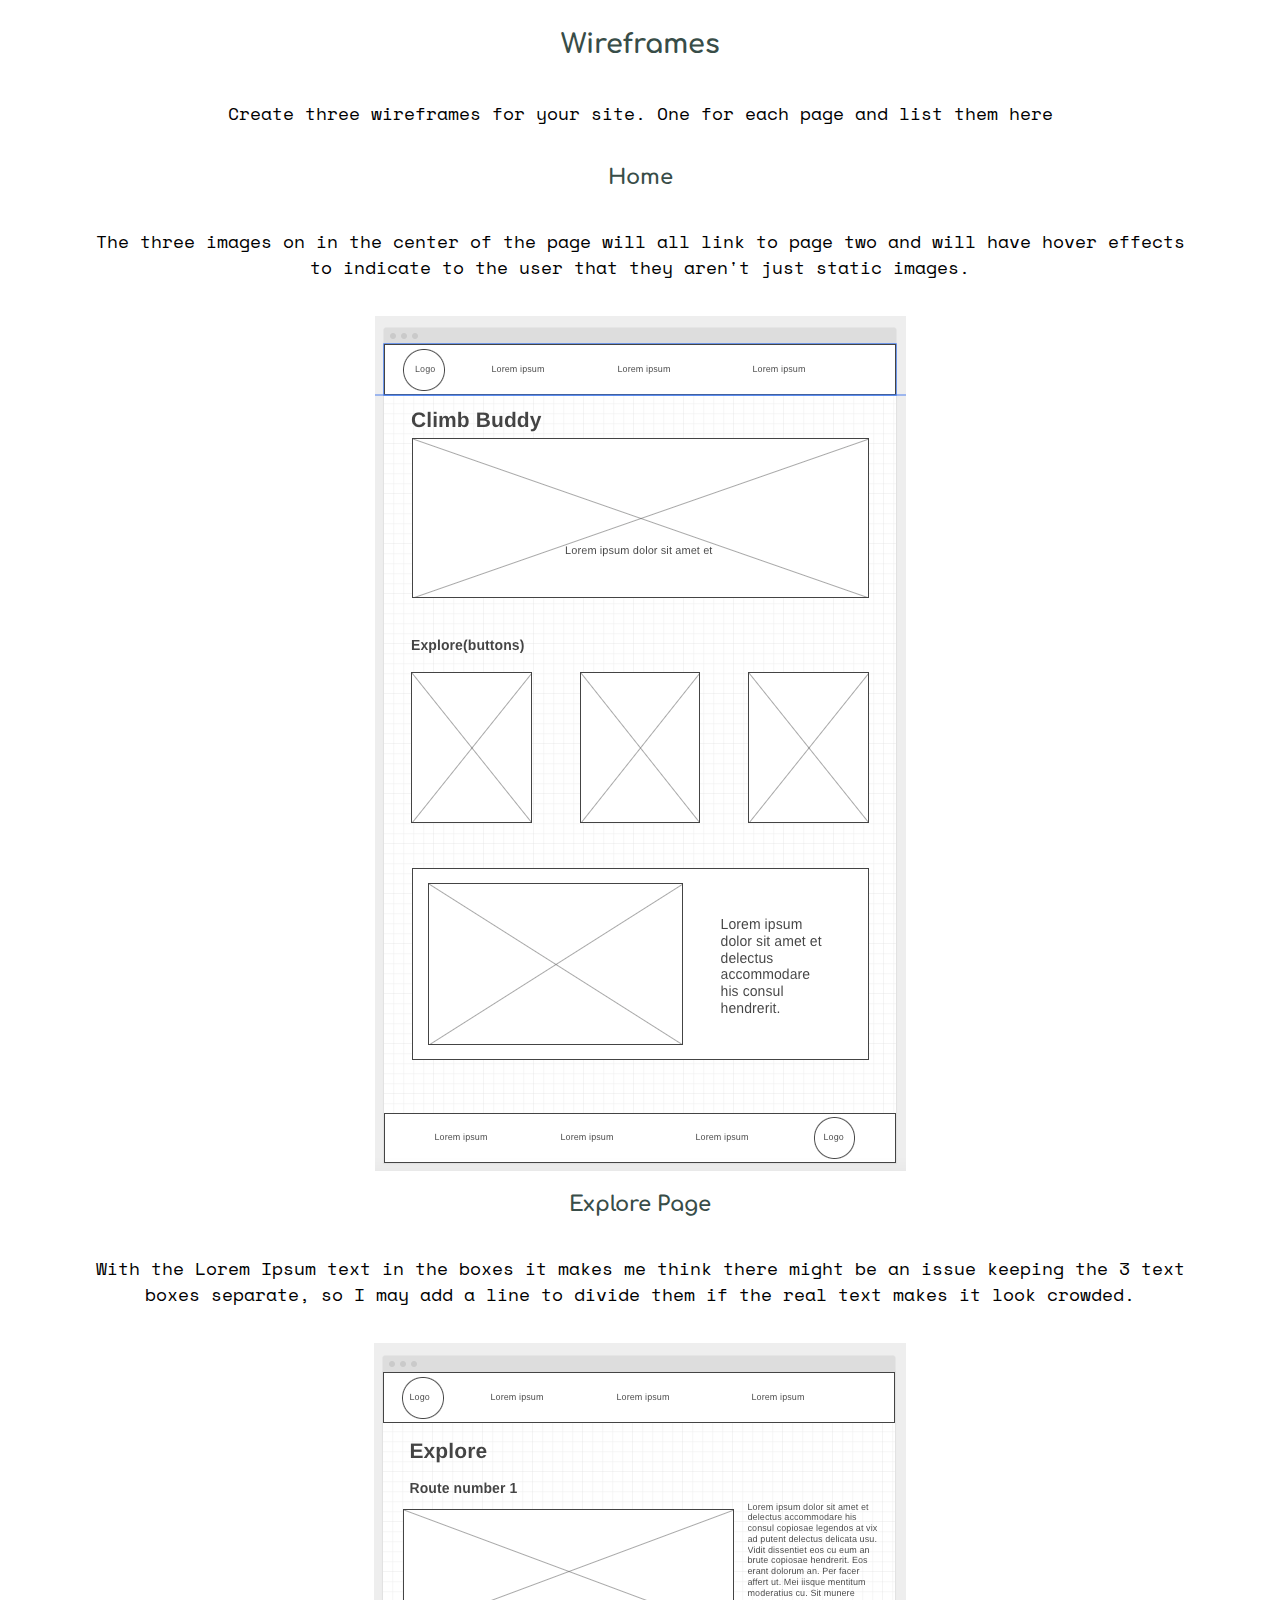
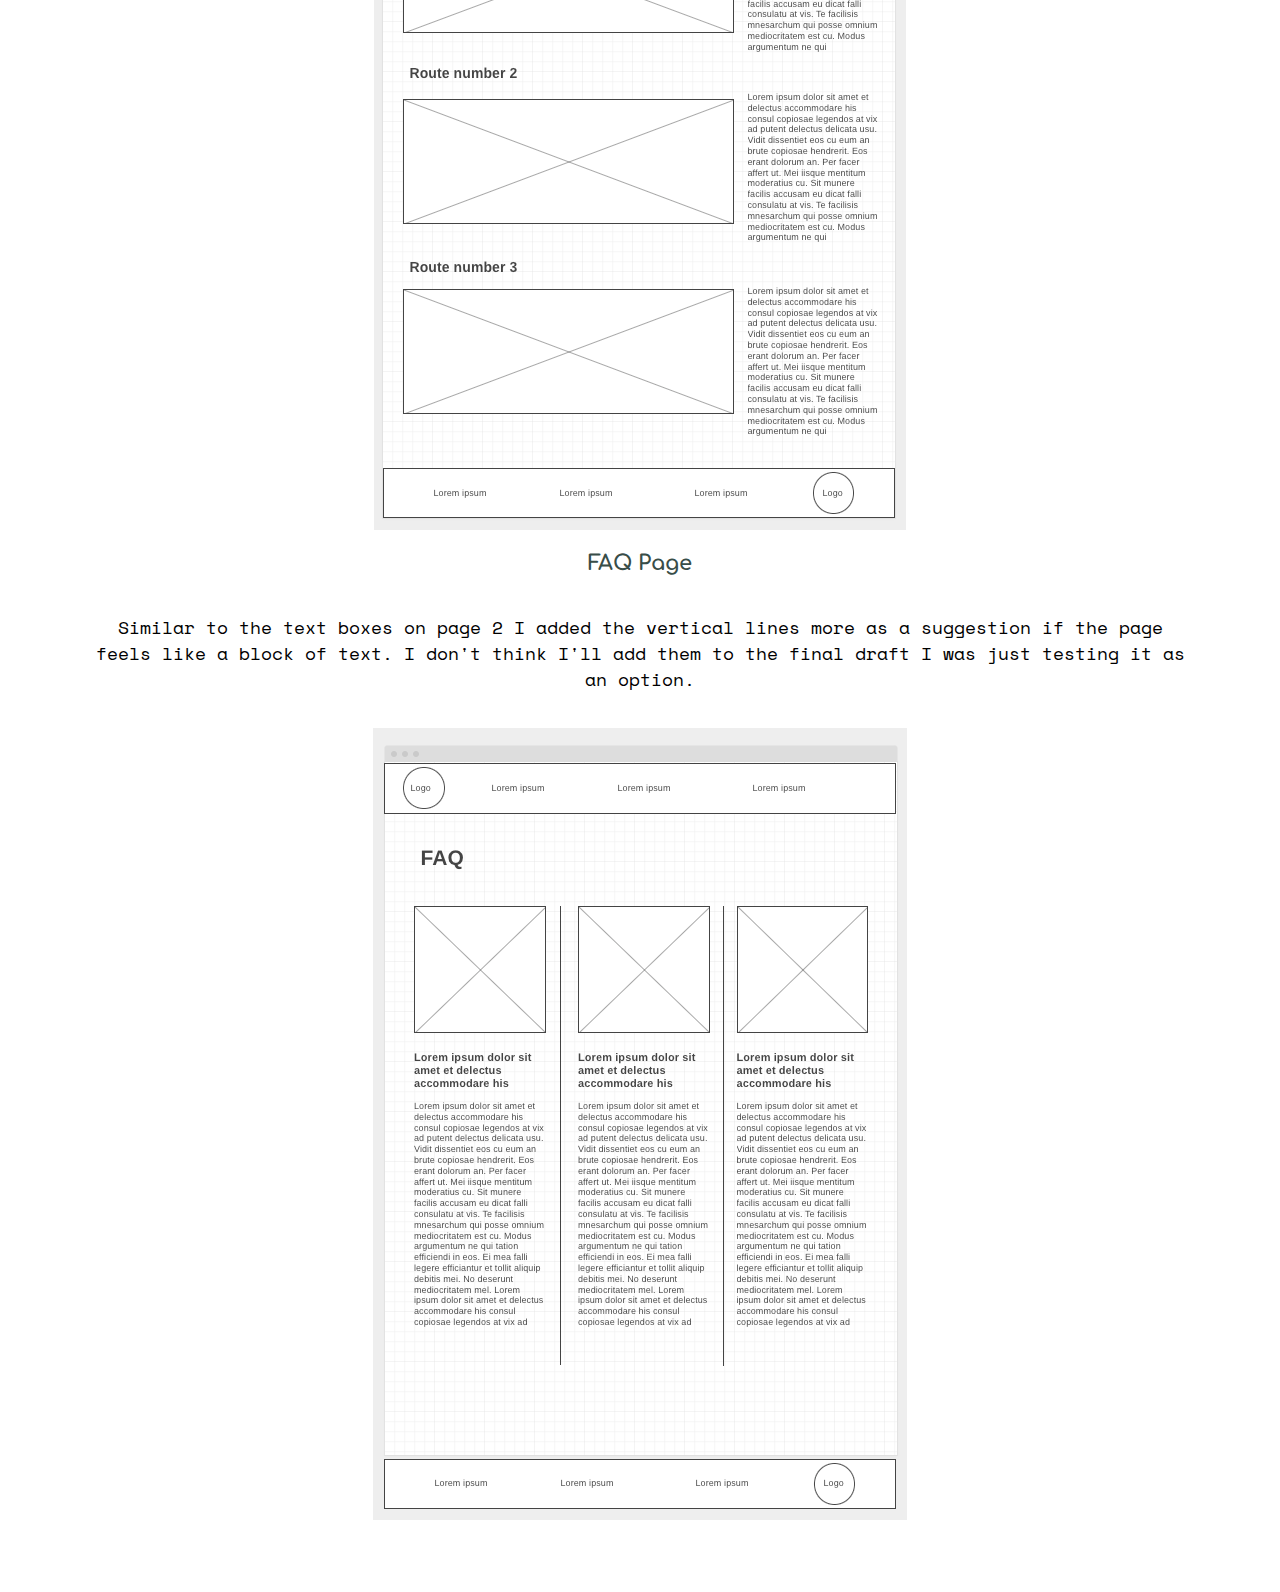
<file: rcw/site-plan.html>
<!DOCTYPE html>
<html lang="en-us">
    
  <head>
    <meta charset="utf-8">
    <title>Site Plan</title>
    <link type="text/css" rel="stylesheet" href="styles/site-plan.css">
  </head>

  <body>
    <header>
      <h1>Climbing Buddy Site Plan</h1>
      <h2>Erik Rutledge</h2>
      <h2>WDD 130-21</h2>
      <!-- In the header above, add the name or your site, your name and class number. For example if you are in section 3 you would put WDD 130.03 -->
    </header>
    <main>

      <!-- ------------------------Steps 2-3------------------------------ -->
      <hr>
      <h2>Overview</h2>
      <h3>Purpose</h3>
      <p>Have you ever been lost in the woods? I have and it's not fun.

        The sport of rock climbing is different than most other sports because it can't be played in a
        park. Getting to the 'court' often takes lots of research and effort. The best crags are out of
         the way and require hiking to get to them making them hard to discover and almost impossible 
         to describe with verbal directions.
        
        Being a rock climber with the ability to make websites, I'm proposing a the creating of a 
        website as a gathering place for climbers. They can share their favorite climbs with maps how 
        to get there, advice on how to climb it, pictures of the route, and the public can leave reviews
         or updates about the status of the route.
        
        </p>

      <h3>Audience</h3>
      <p>The audience for this website is anyone looking to find new route to climb outdoors near them. 
          This could be someone who has been rock climbing for years and is itching for something new
          or it could be someone who is new to the hobby and wants to find a good first climb. If 
          you've ever spent time hiking to a route someone told you about just to discover it's way 
          too easy or impossibly hard, you would be a in our target audience. 
      </p>  <!-- change this -->

      <hr>
      <h2>Branding</h2>
      <h3>Website Logo</h3>
      <!-- Replace this with some sort of logo for your site.  A logo can be as simple as the name of your site in a nice font :) -->
      <img src="images/logo.png" alt="Logo image">
      <hr>
      <h2>
        Style Guide
      </h2>

      <!-- ------------------------Steps 4-8------------------------------ -->

      <h3>
        Color Palette
      </h3>
      <!--  The colors you choose for a website are one of the most important decisions you will make. 
        Follow the instructions on the activity in iLearn then return and replace the color codes below 
        with the hex color codes (the 6 digit numbers that show at the bottom of each color) for the colors
         you have chosen below.  You should have at least 2 colors but do not have to fill in all 4 if you 
         do not need them.  -->

      <!-- Copy and paste the URL to your finished palette below Make sure to paste it into both spots -->
      Palette URL: <a href="https://coolors.co/384d48-6e7271-acad94-df7373-e2e2e2" target="_blank">https://coolors.co/384d48-6e7271-acad94-df7373-e2e2e2</a>


      <table class="colors">
        <tr><th>Primary</th><th>Secondary</th><th>Accent 1</th><th>Accent 2</th></tr>
        <!-- Replace the numbers in the boxes below with your hex color codes. Then switch to the site-plan.css file and change your colors there as well. -->
        <tr><td class="primary">[#384d48]</td><td class="secondary">[#6e7271]</td><td class="accent1">[#acad94]</td><td class="accent2">[#df7373]</td></tr>
      </table>

      <!-- ------------------------Step 9------------------------------ -->

      <h3>
        Typography
      </h3>
      <!-- Choose a font for your paragraphs (body copy) and headlines. What font(s) have you chosen? Why did you choose what you did?  Make sure to review the list of web safe fonts at W3Schools.org as a starting point.  Think also about which of your colors above you might use for background and font colors. -->

      <h4>
        Heading Font: Comfortaa  <!-- change this -->
      </h4>
      <h4>
        Paragraph Font: Space Mono  <!-- change this -->
      </h4>
      <h3>
        Normal paragraph example
      </h3>
      <p>
        Lorem ipsum dolor sit amet, consectetur adipiscing elit, sed do eiusmod tempor incididunt ut labore et dolore magna aliqua. Ut enim ad minim veniam, quis nostrud exercitation ullamco laboris nisi ut aliquip ex ea commodo consequat. Duis aute irure dolor in reprehenderit in voluptate velit esse cillum dolore eu fugiat nulla pariatur. Excepteur sint occaecat cupidatat non proident, sunt in culpa qui officia deserunt mollit anim id est laborum.
      </p>
      <h3>
        Colored paragraph example
      </h3>
      <p class="colored">
        Lorem ipsum dolor sit amet, consectetur adipiscing elit, sed do eiusmod tempor incididunt ut labore et dolore magna aliqua. Ut enim ad minim veniam, quis nostrud exercitation ullamco laboris nisi ut aliquip ex ea commodo consequat. 
      </p>

      <!-- ------------------------Step 10------------------------------ -->

      <h3>
        Navigation
      </h3>
      <!-- Think about how you want your navigation bar to look. In the site-plan.css file change the colors to your colors to get the look you desire. --> 
      <nav>
        <a href="#">Home</a>
        <a href="#">Page2</a>
        <a href="#">Page3</a>
      </nav>
      <hr>
      <h2>
        Site Map
      </h2>
      <div class="sitemap">
        <div class="sm-home">
          Home
        </div>
        <div class="sm-page2">
          [Page2] <!-- change this -->
        </div>
        <div class="sm-page3">
          [Page3]  <!-- change this -->
        </div>

        <div class="top">
          &nbsp;
        </div>
        <div class="left">
          &nbsp;
        </div>
        <div class="right">
          &nbsp;
        </div>

      </div>

      <!-- --------Content Section -------------- -->
      <hr>
      <h2>
        Content
      </h2>
      <h3>Home page</h3>
      <p>
        If you're a rock climber looking for some fresh routes, want to try something outside the gym, or are new to the sport and need good place to start, you're in the right place!

      <p>Images for the Home page</p>
        <img src="images/leadclimbing.jpeg" alt="duo starting to lead climb">
        <img src="images/deepwatersolo.jpeg" alt="man deep water soloing">

      </ul>
      <h3>Explore Routes (page 2)</h3>
      <p>
        The best routes are often the hardest to find. Here is a curated selection of crags with directions, ratings, tips, and pictures. All the information you need to pick your next project route.
      </p>
      </p>
      <p class="heise">Heise Rock is a large boulder placed into a field like it was dropped from the sky. There are multiple routes around this rock, but the main pro to this spot 
        is that the ground around the bottom is a flat lawn making belaying a breeze. The routes here range from 5.6 - 5.12 with the majority being 5.11 and 5.12. Recent reports say
        that the property was recently bought and the owner does not allow use of the rock at this time, but we will contine to update as more information becomes available.
      </p>
      <p class="teton">The teton dam is a playground for boulderers. When the teton dam broke 1976 the rushing water behind it dislodges many large boulders and threw them around this
        whole valley. Walking along the river makes for some beautiful views and it's easy to stumble upon large rocks great for bouldering. There are more than 80 reported climbs in this area 
      all of which are bouldering so switch your rope out for a pad and bring some friends to spot you. The routes rank anywhere from V2 - V11 so there's something for everyone here. 
      </p>
      <p class="pointless">The pointless crag is one of the most recognizable in this area. It's a long, uniform rock wall with about 18 routes ranging from 5.7 - 5.12b. The great part
        about this place is that if you're not comfortable lead climbing, you don't have to! It's an easy hike around the right side of the wall to get to the top and simply tying the 
        rope into the top anchors makes it an easy top roping experience just like if you were in the gym. The ground around the base of the hill is a little steep so finding a comfortable
        place to belay from is the biggest challenge here.
      </p>
      <p>Images for the Page 2</p>
        <img src="images/teton_dam.jpeg" alt="teton dam bouldering">
        <img src="images/heise_rock.jpeg" alt="heise rock">
        <img src="images/pointless.jpeg" alt="pointless crag">

      </ul>
      <h3>FAQ Page (page 3)</h3>
      <p>
        Don't worry if you have questions, you're not the only one. Here are the most common questions we've been asked bundled together for your convenience!
      </p>
      <p>#1 What are the different types of climbing and what do they mean? </p>
      <p>There are many different ways of rock climbing, but the 3 ones we will refer to here are: top roping, lead climbing, and bouldering. Top roping is the most similar to what you would
        see in the gym and consists of the rope going from the belayer through the top loops of the route to the climber. Lead climbing is similar, but instead of starting with the rope at the top, 
        you need to climb to bolts in the rock and clip in as you go. Bouldering is much different because you'll never get higher that 10 feet off the ground so ropes are not needed, instead you use 
        pads on the ground and have your partners spot you to keep your head from hitting the ground if you fall.
      </p>
      <p>#2 Is outdoor climbing safe? </p>
      <p>There is always a certain level of risk when rock climbinb, but going outdoors on rock isn't nessecarily any more dangerous than being in the gym. You are at risk of obtaining the same injuries,
        but since these out door location are often further away from medical treatment it's wise to always err on the side of caution and not take unnessecary risks.
      </p>
      <p>#3 What is belaying? </p>
      <p>Belaying is the act of pulling slack out of the rope so if the climber loses their grip they won't fall and risk injury. Belayers and climbers go hand in hand and work as a team, communication 
        between them is crucial for both of their safety. If you've never been climbing or learned how to belay please go to your local rock climbing gym to become certified in this critical role.
      </p>
      <p>Images for the Page 3</p>
        <img src="images/belaying.jpeg" alt="man belaying">
        <img src="images/bouldering.jpeg" alt="bouldering group with pad and spotters">
        <img src="images/climbinggym.jpeg" alt="people in the climbing gym">
        <img src="images/descending.jpeg" alt="girl being lowered after climb">

      </ul>
      <hr>
      <h2>
        Wireframes
      </h2>
      <p>
        Create three wireframes for your site. One for each page and list them here</p>

      <h3>Home</h3>
      <p>         
        The three images on in the center of the page will all link to page two and will have hover effects to indicate to the user that they aren't just static images.
      </p>
      <img src="images/rcw-home.png" alt="home page wireframe">

      <h3>Explore Page</h3>
      <p>         
        With the Lorem Ipsum text in the boxes it makes me think there might be an issue keeping the 3 text boxes separate, so I may add a line to divide them if the real text makes it look crowded.
      </p>
      <img src="images/rcw-explore.png" alt="page 2 wireframe, explore page">

      <h3>FAQ Page</h3>
      <p>         
        Similar to the text boxes on page 2 I added the vertical lines more as a suggestion if the page feels like a block of text. I don't think I'll add them to the final draft I was just testing it as an option.
      </p>
      <img src="images/rcw-faq.png" alt="frequently asked questions page">
    </main>
  </body>

</html>
</file>
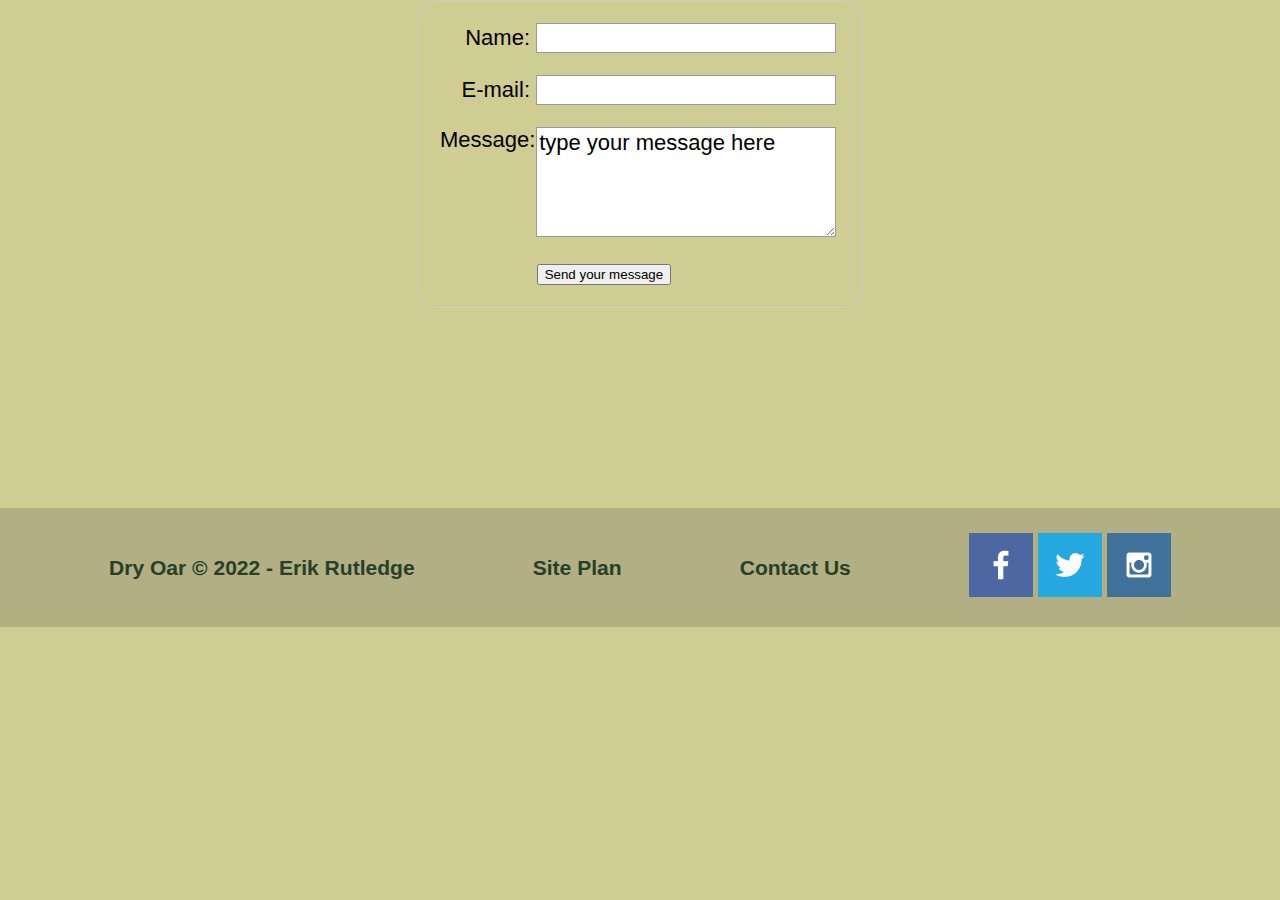
<file: wwr/contactus.html>
<!DOCTYPE html>
<html lang="en">
<head>
    <meta charset="UTF-8">
    <meta http-equiv="X-UA-Compatible" content="IE=edge">
    <meta name="viewport" content="width=device-width, initial-scale=1.0">
    <title>Contact Us - Form</title>
    <link rel="stylesheet" href="styles/style.css">
</head>
<body>

    <main id="form">
        <div id="feedback"></div>
        <form action="/my-handling-form-page" method="post">
            <ul>
             <li>
               <label for="name">Name:</label>
               <input type="text" id="name" name="user_name">
             </li>
             <li>
               <label for="mail">E-mail:</label>
               <input type="email" id="mail" name="user_email">
             </li>
             <li>
               <label for="msg">Message:</label>
               <textarea id="msg" name="user_message">type your message here</textarea>
             </li>
             <li class="button">
                <button type="submit">Send your message</button>
              </li>
            </ul>
           </form>
    </main>
            
    <footer>
        <h3>Dry Oar &copy; 2022 - Erik Rutledge</h3>
        <h3><a href="site-plan-rafting.html">Site Plan</a></h3>
        <h3><a href="contactus.html">Contact Us</a></h3>
        <div class="social">
            <a href="https://facebook.com" target="_blank">
                <img src="images/facebook.png" alt="fb icon">
            </a>
            <a href="https://twitter.com" target="_blank">
                <img src="images/twitter.png" alt="twitter icon">
            </a>
            <a href="https://instagram.com" target="_blank">
                <img src="images/instagram.png" alt="instagram icon">
            </a>
        </div>
    </footer>
    </div>
    
    <script>
        // get the feedback div element so we can do something with it.
        const feedbackElement = document.getElementById('feedback');
        // get the form so we can read what was entered in it.
        const formElement = document.forms[0];
        // add a 'listener' to wait for a submission of our form. When that happens run the code below.
        formElement.addEventListener('submit', function(e) {
            // stop the form from doing the default action.
            e.preventDefault();
            // set the contents of our feedback element to a message letting the user know the form was submitted successfully. Notice that we pull the name that was entered in the form to personalize the message!
            feedbackElement.innerHTML = 'Hello '+ formElement.user_name.value +'! Thank you for your message. We will get back with you as soon as possible!';
            // make the feedback element visible.
            feedbackElement.style.display = "block";
            // add a class to move everything down so our message doesn't cover it.
            document.body.classList.toggle('moveDown');
        });
    </script>
</body>
</html>
</file>
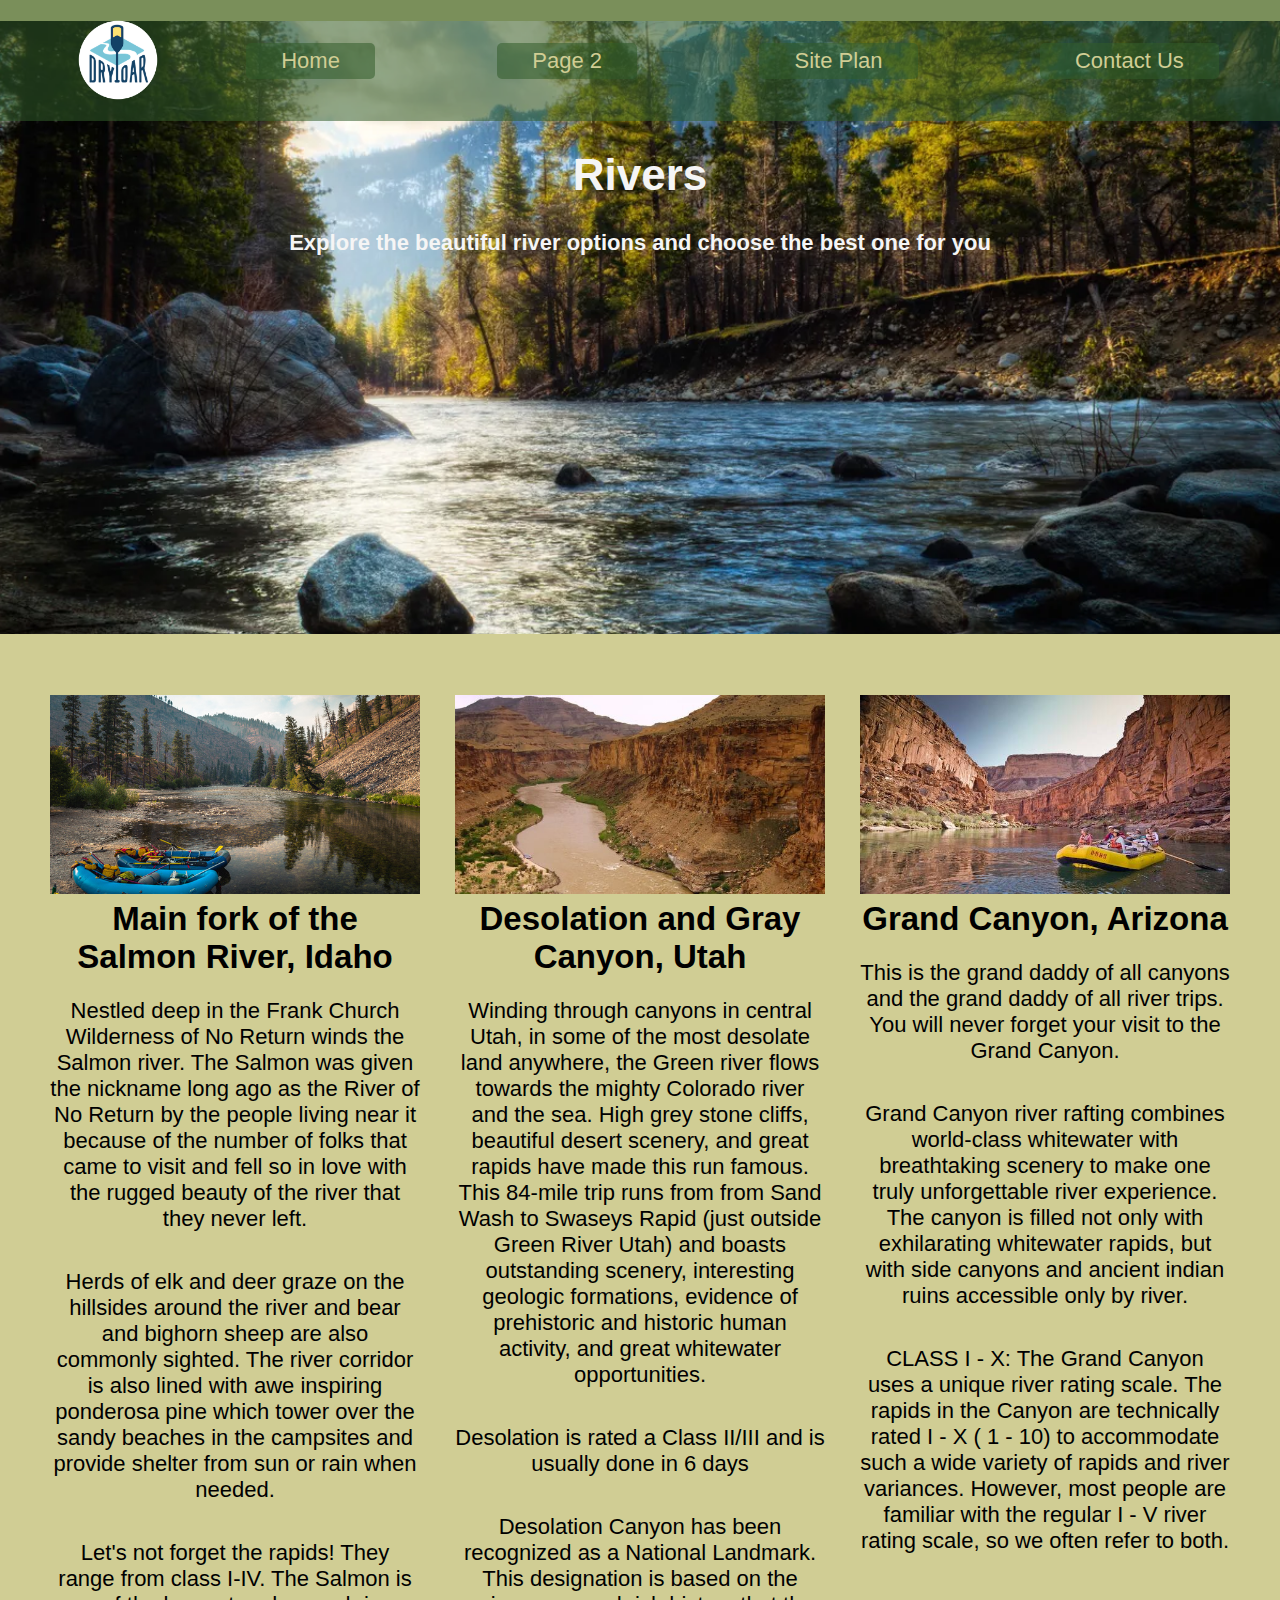
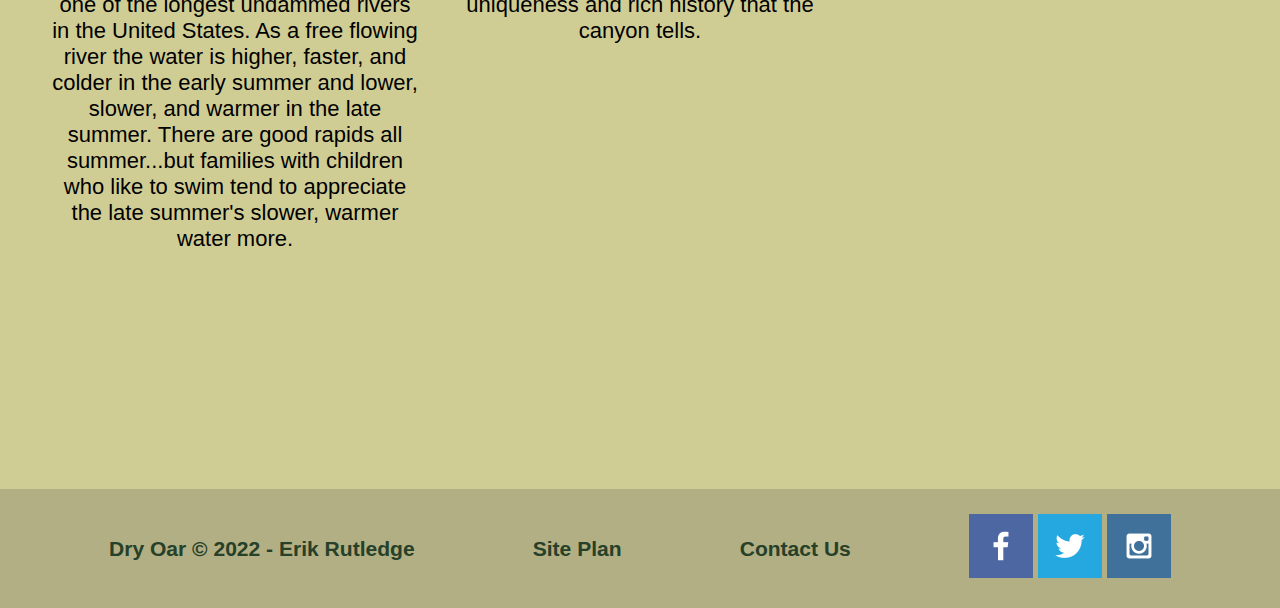
<file: wwr/rivers.html>
<!DOCTYPE html>
<html lang="en">
<head>
    <meta charset="UTF-8">
    <meta http-equiv="X-UA-Compatible" content="IE=edge">
    <meta name="viewport" content="width=device-width, initial-scale=1.0">
    <title>Whitewater Rafting Vacations | Dry Oar Boating | Home</title>
    <link rel="stylesheet" href="styles/style.css">
</head>
<body>
    <div id="content">

        <header>
            <a href="index.html" id="logo_link">
                <img class="logo" src="images/logo.png" alt="Dry Oar Logo" >
            </a>
            <nav>
                <a href="index.html">Home</a>
                <a href="#">Page 2</a>
                <a href="site-plan-rafting.html">Site Plan</a>
                <a href="contactus.html">Contact Us</a>
            </nav>
        </header>

        <div id="hero">
            <div id="hero-box">
                <img id="hero-img" src="images/river_header.png" alt="river in the mountains">
            </div>        
            <section id="hero-msg">
                <h1 class="home-title"> </h1>
                <h1 class="home-title">Rivers</h1>
                <h4>Explore the beautiful river options and choose the best one for you</h4>
            </section>
        </div>

        <main class="rivers-grid">
            <section class="salmon">
                <img class="rivers-img" src="images/salmon_river.jpeg" alt="main fork of the salmon river, Idaho">
                <h2>Main fork of the Salmon River, Idaho</h2>
                <p>Nestled deep in the Frank Church Wilderness of No Return winds the Salmon river. The Salmon was given the nickname long ago as the River of No Return by the people living near it because of the number of folks that came to visit and fell so in love with the rugged beauty of the river that they never left.</p>
                <p>Herds of elk and deer graze on the hillsides around the river and bear and bighorn sheep are also commonly sighted. The river corridor is also lined with awe inspiring ponderosa pine which tower over the sandy beaches in the campsites and provide shelter from sun or rain when needed.</p>
                <p>Let's not forget the rapids! They range from class I-IV. The Salmon is one of the longest undammed rivers in the United States. As a free flowing river the water is higher, faster, and colder in the early summer and lower, slower, and warmer in the late summer. There are good rapids all summer...but families with children who like to swim tend to appreciate the late summer's slower, warmer water more.</p>
            </section>
            <section class="desolation">
                <img class="rivers-img" src="images/desolation_canyon.jpeg" alt="desolation canyon rafting, Utah">
                <h2>Desolation and Gray Canyon, Utah</h2>
                <p>Winding through canyons in central Utah, in some of the most desolate land anywhere, the Green river flows towards the mighty Colorado river and the sea. High grey stone cliffs, beautiful desert scenery, and great rapids have made this run famous. This 84-mile trip runs from from Sand Wash to Swaseys Rapid (just outside Green River Utah) and boasts outstanding scenery, interesting geologic formations, evidence of prehistoric and historic human activity, and great whitewater opportunities.</p>
                <p>Desolation is rated a Class II/III and is usually done in 6 days</p>  
                <p>Desolation Canyon has been recognized as a National Landmark.  This designation is based on the uniqueness and rich history that the canyon tells.</p>
            </section>
            <section class="grand-canyon">
                <img class="rivers-img" src="images/grand_canyon.jpeg" alt="rafting in the grand canyon, Arizona">
                <h2>Grand Canyon, Arizona</h2>
                <p>This is the grand daddy of all canyons and the grand daddy of all river trips. You will never forget your visit to the Grand Canyon.</p>
                <p>Grand Canyon river rafting combines world-class whitewater with breathtaking scenery to make one truly unforgettable river experience. The canyon is filled not only with exhilarating whitewater rapids, but with side canyons and ancient indian ruins accessible only by river.</p> 
                <p>CLASS I - X: The Grand Canyon uses a unique river rating scale. The rapids in the Canyon are technically rated I - X ( 1 - 10) to accommodate such a wide variety of rapids and river variances. However, most people are familiar with the regular I - V river rating scale, so we often refer to both.</p>
            </section>
        </main>
            
        <footer>
            <h3>Dry Oar &copy; 2022 - Erik Rutledge</h3>
            <h3><a href="site-plan-rafting.html">Site Plan</a></h3>
            <h3><a href="contactus.html">Contact Us</a></h3>
            <div class="social">
                <a href="https://facebook.com" target="_blank">
                    <img src="images/facebook.png" alt="fb icon">
                </a>
                <a href="https://twitter.com" target="_blank">
                    <img src="images/twitter.png" alt="twitter icon">
                </a>
                <a href="https://instagram.com" target="_blank">
                    <img src="images/instagram.png" alt="instagram icon">
                </a>
            </div>
        </footer>
    </div>
</body>
</html>
</file>
<file: rcw/styles/style.css>
@import url('https://fonts.googleapis.com/css2?family=Comfortaa:wght@300&family=Roboto+Mono:wght@300&family=Space+Mono&display=swap');

#content {
    max-width:1600px;
    margin: 0 auto;
}

body {
    background-color: #acad94;;
    font-family: "Space Mono", "Robot Mono", sans-serif;
    font-size: 22px;
    margin:0;
    padding:0;
}

header {
    background-color: #6e7271;
    padding-left: 35px;
    padding-top:15px;
    padding-bottom:15px;
    display: grid;
    grid-template-columns: 150px auto 100px;
    box-shadow: 5px 5px 10px #2b3a37;
}

.logo {
    margin-left: 15px;
    width: 100px;
    height: 100px;
    border-radius: 50%;
    border: 2px solid black;
    box-shadow: 5px 5px 10px #2b3a37;
}
.logo:hover {
    opacity: .6;
    transform: scale(1.1);
}

nav a {
    text-align: center;
    background-color: #384d48;
    border-radius: 5px;
    color: #e2e2e2;
    text-decoration: none;
    padding: 5px 35px;
}
nav a:hover {
    background-color: #384d48bf;
    color: black;
    text-decoration: underline;
}
nav {
    align-items: center;
    display: flex;
    justify-content: space-around;
}

h1 {
    margin-left: 50px;
}

#banner-box {
    display: grid;
    grid-template-columns: 50px 1fr 1fr 1fr 1fr 1fr 50px;
    margin-bottom: 150px;
}
#banner-img {
    grid-column: 2/7;
    grid-row: 1/5;
    width: 100%;
    z-index: -1;
    opacity: 90%;
}
#banner-msg {
    grid-column: 3/6;
    grid-row: 3/4;
    text-align: center;
    color: white;
    text-shadow: 3px 3px #384d48;
}


h2 {
    margin-left: 50px;
}
.home-grid {
    margin-left: 50px;
    display: grid;
    grid-template-columns: repeat(12, 1fr);
}
.card-img {
    width:100%;
    border: 5px solid #384d48;
    transition: transform .5s;
    box-shadow: 5px 5px 10px #6f7364;
    grid-row: 1/2;
}
.card-img:hover {
    opacity: .6;
    transform: scale(1.1);
}
.teton-card {
    grid-column: 1/4;
}
.heise-card {
    grid-column: 5/8;
}
.pointless-card {
    grid-column: 9/12;
}
#background-box {
    margin-top: 150px;
    background-color: #6e7271;
    grid-column: 1/12;
    grid-row: 3/10;
    height: 100%;
}
.water-solo {
    width:100%;
    grid-column: 2/8;
    grid-row: 8/10;
    margin-left: -40px;
    box-shadow: 5px 5px 10px #2b3a37;
}
.msg {
    grid-column: 8/12;
    grid-row: 7/10;
    margin-top: 150px;
}

.faq {
    background-color: #384d48;
    color: black;
    text-decoration: none;
    padding: 15px 30px;
    margin-top:50px;
    border-radius: 5px;
}

footer {
    background-color: #6e7271;
    color: #e2e2e2;
    font-size: 18px;
    padding: 25px 50px;
    margin-top: 200px;
    display:flex;
    justify-content: space-around;
    align-items: center;
}
footer a {
    color:#e2e2e2;
    text-decoration: none;
}

footer a:hover {
    color:white;
    text-decoration: underline;
}

.explore-grid {
    display: grid;
    grid-template-columns: 3fr 2fr;
    grid-template-rows: auto;
}
.teton-title {
    grid-column: 1/2;
    grid-row: 1/2;
}
.teton-img {
    grid-column: 1/2;
    grid-row: 2/3;
}
.teton-text {
    grid-column: 2/3;
    grid-row: 2/3;
    margin: -30px 60px;
}
.heise-title {
    grid-column: 1/2;
    grid-row: 3/4;
}
.heise-img {
    grid-column: 1/2;
    grid-row: 4/5;
}
.heise-text {
    grid-column: 2/3;
    grid-row: 4/5;
    margin: -30px 60px;
}
.pointless-title {
    grid-column: 1/2;
    grid-row: 5/6;
}
.pointless-img {
    grid-column: 1/2;
    grid-row: 6/7;
}
.pointless-text {
    grid-column: 2/3;
    grid-row: 6/7;
    margin: -30px 60px;
}
.explore-img {
    width: 100%;
    margin-left: 50px;
}

.faq-grid {
    display: grid;
    grid-template-columns: 1fr 1fr 1fr;
    grid-column-gap: 50px;
    padding-left: 50px;
    padding-right: 50px;
}

.bouldering-img {
    grid-column: 1/2;
    grid-row: 1/2;
    width: 100%;
    box-shadow: 5px 5px 10px #2b3a37;
}
.faq1 {
    grid-column: 1/2;
    margin-left: -50px;
}
.answer1 {
    grid-column: 1/2;
}
.descending-img {
    grid-column: 2/3;
    grid-row: 1/2;
    width: 100%;
    box-shadow: 5px 5px 10px #2b3a37;
}
.faq2 {
    grid-column: 2/3;
    grid-row: 2/3;
    margin-left: -50px;
}
.answer2 {
    grid-column: 2/3;
}
.belaying-img {
    grid-column: 3/4;
    grid-row: 1/2;
    width: 100%;
    box-shadow: 5px 5px 10px #2b3a37;
}
.faq3 {
    grid-column: 3/4;
    grid-row: 2/3;
    margin-left: -50px;
}
.answer3 {
    grid-column: 3/4;
}
 /* .sticky {
    position: fixed;
    top: 0;
    width: 100%;

  } 
   .sticky + .content {
    padding-top: 50px;
  } */
</file>
<file: week-4-challenge/style.css>
body {
    margin-left: 30%;
    margin-right: 30%;
    background-color: rgb(252,167,200);
    text-align: center;
    font-family:Arial, Helvetica, sans-serif
}

header {
    font-size: xx-large;
    font-weight: bold;
}
header:hover {
    color:black;
}

h1 {
    font-size: small;
}

h2 {
    font-size: medium;
}

h3 {
    font-size: large;
    text-align: left;
    line-height: 38px;
}

main {
    font-size:xx-large;
}

.bold_text {
    font-weight: bold;
}

.white_text {
    color: white;
}

.roman_text {
    font-family: 'Times New Roman', Times, serif;
}
</file>
<file: wwr/styles/style.css>
@import url('https://fonts.googleapis.com/css2?family=Barlow&family=Titillium+Web:wght@300&display=swap');

#content {
    max-width:1600px;
    margin: 0 auto;
}

body {
    background-color: #D0CD94;
    font-family: "Tillium+Web", Helvetica, sans-serif;
    font-size: 22px;
    margin:0;
    padding:0;
}

header {
    background-color: #315c2b8b;
    padding-left: 35px;
    padding-top:15px;
    padding-bottom:15px;
    display: grid;
    grid-template-columns: 150px auto;
}

.logo {
    width:80px;
    padding-left: 15px;
}

nav a {
    text-align: center;
    background-color: #315c2b8b;
    border-radius: 5px;
    color: #D0CD94;
    text-decoration: none;
    padding: 5px 35px;
}
nav {
    align-items: center;
    display: flex;
    justify-content: space-around;
}

nav a:hover {
    background-color: #315C2B;
    color: white;
    text-decoration: underline;
}

p {
    color:black;
    padding-bottom: 15px;
}

main section {
    text-align: center;
}
main section image {
    box-sizing: border-box;
}

h2 {
    color: black;
    margin:0;
}

.home-title {
    color: black;
    margin-top:10px;
}

.icon {
    width:100px;
    padding-top:10px;
}

#logo_link {
    padding-top: 5px;
    justify-self: center;
    align-self: center;
}

.book {
    background-color: #D0CD94;
    color: black;
    text-decoration: none;
    padding: 15px 30px;
    margin-top:50px;
    border-radius: 5px;
}
.book:hover {
    background-color: #b1af83;
    color: white;
    text-decoration: underline;
}

.join {
    background-color: #b1af83;
    color: black;
    text-decoration: none;
    padding: 15px 30px;
    margin-top:50px;
    border-radius: 5px;

}
.join:hover {
    background-color: #D0CD94;
    color: white;
    text-decoration: underline;
}

#hero {
    display: grid;
    grid-template-columns: 1fr 3fr 1fr;
    margin-top: -100px;
}

#hero-box {
    grid-column: 1/4;
    grid-row: 1/3;
    z-index: -1;
}

#hero-msg {
    grid-column: 2/3;
    grid-row: 1/2;
    margin-top: 100px;
}

#hero-msg h1 {
    text-align: center;
}

#hero-img {
    width: 100%
}

#hero-msg h4 {
    text-align: center;
    color: whitesmoke
}

.home-title {
    color:whitesmoke;
}

.button-box {
    text-align: center;
}

#background {
    background-color: #b1af83;
    grid-column: 1/11;
    grid-row: 4/9;
    height: 725px;
}

main.home-grid {
    display: grid;
    grid-template-columns: repeat(10, 1fr);
    grid-gap: 10px;
}

.msg {
    background-color: #888665;
    color: black;
    line-height: 1.5em;
    padding: 35px;
    grid-column: 6/10;
    grid-row: 6/7;
    box-shadow: 5px 5px 10px #6f7364;
}

.home-title {
    font-family: '', '', sans-serif;
    font-size: 2em
}

.mountains {
    grid-column: 2/7;
    grid-row: 5/8;
    box-shadow: 5px 5px 10px #6f7364;
}

.card-img {
    border: 5px solid #274029;
    transition: transform .5s;
    box-shadow: 5px 5px 10px #6f7364;
}
.card-img:hover {
    opacity: .6;
    transform: scale(1.1);
}

.card-img, .mountains {
    width: 100%;
}

.rivers-card {
    grid-column: 2/4;
    grid-row: 2/3;
    margin: 200px 0px;
}

.camping-card {
    grid-column: 5/7;
    grid-row: 2/3;
    margin: 200px 0px;
}

.rapids-card {
    grid-column: 8/10;
    grid-row: 2/3;
    margin: 200px 0px;
}

.rivers-grid {
    display: grid;
    grid-template-columns: 1fr 1fr 1fr;
    grid-gap: 35px;
    margin: 55px 50px;
}

.salmon {
    grid-column: 1/2;
}
.desolation {
    grid-column: 2/3;
}
.grand-canyon {
    grid-column: 3/4;
}

.rivers-img {
    width: 100%;
}

footer {
    background-color: #b1af83;
    color: #274029;
    font-size: 18px;
    padding: 25px 50px;
    margin-top: 200px;
    display:flex;
    justify-content: space-around;
    align-items: center;
}
footer a {
    color:#274029;
    text-decoration: none;
}

footer a:hover {
    color:white;
    text-decoration: underline;
}

form {
    /* Center the form on the page */
    margin: 0 auto;
    width: 400px;
    /* Form outline */
    padding: 1em;
    border: 1px solid #CCC;
    border-radius: 1em;
}

ul {
    list-style: none;
    padding: 0;
    margin: 0;
}

form li + li {
    margin-top: 1em;
}

label {
    /* Uniform size & alignment */
    display: inline-block;
    width: 90px;
    text-align: right;
}

input,
textarea {
    /* To make sure that all text fields have the same font settings
    By default, textareas have a monospace font */
    font: 1em sans-serif;

    /* Uniform text field size */
    width: 300px;
    box-sizing: border-box;

    /* Match form field borders */
    border: 1px solid #999;
}

input:focus,
textarea:focus {
    /* Additional highlight for focused elements */
    border-color: #000;
}

textarea {
    /* Align multiline text fields with their labels */
    vertical-align: top;

    /* Provide space to type some text */
    height: 5em;
}

.button {
    /* Align buttons with the text fields */
    padding-left: 90px; /* same size as the label elements */
}

button {
    /* This extra margin represent roughly the same space as the space
    between the labels and their text fields */
    margin-left: .5em;
}

#feedback {
    background-color: antiquewhite;
    position: absolute;
    top: 0;
    left: 0;
    right: 0;
    padding: .5em;
    /* make this element invisible until we are ready for it */
    display: none;       
}
.moveDown {
    margin-top: 3em;
}


@media screen and (max-width: 900px) {
    #hero, main.home-grid {
        display: block;
        height: auto;
    }
    nav, footer {
        flex-direction: column;
    }
    nav a {
        display: block;
        padding: 15px;
    }
    #hero {
        margin-top: 0;
    }
    #hero-msg {
        margin-top: 0;
    }
    #hero-msg h4 {
        display: none;
    }
    .home-title {
        font-size: 25px;
        color: #6f7364;
    }
    .rivers-card, .camping-card, .rapids-card { 
        margin: 50px auto;
        width: 60%;
    }
    #background {
        display: none;
    }
    .mountains, .msg {
        width: 80%;
        display: block;
        margin: 0 auto;
    }
    footer {
        margin-top: 25px;
    }
}
</file>
<file: positionstyles.css>
/* CSS - Name: "positionstyles.css" */
/* Activity 1 styles */
.content1 { 
  display: grid;
  grid-template-columns: 1fr 1fr;
  grid-gap: 20px;
  justify-items:center;
}
  /* This is the parent of the activity 1 boxes. */

.red1 { 
  width: 100%; 
  height: 100px; 
  background-color: red; 
  grid-column: 1/3;

} 
.green1 {
  width: 200px; 
  height: 200px; 
  background-color: green; 

} 
.yellow1 {
  width: 200px; 
  height: 200px; 
  background-color: gold; 
} 
.blue1 {
  width: 100%; 
  height: 100px; 
  background-color: blue; 
  grid-column: 1/3;
} 
/* Activity 2 styles */ 
.content2 {
  /* This is the parent of the activity 2 boxes. */
}
.red2 {
  width: 100px; 
  height: 100px; 
  background-color: red;

} 
.green2 { 
  width: 100px; 
  height: 100px; 
  background-color: green; 
  margin-top: -50px;
  margin-left: 50px;
} 
.yellow2 {
  width: 100px; 
  height: 100px; 
  background-color: gold; 
  margin-top: -50px;
  margin-left: 100px;
} 
.blue2 {
  width: 100px; 
  height: 100px; 
  background-color: blue; 
  margin-top:-50px;
  margin-left: 150px;
} 
/* Activity 3 styles */ 
.content3 {
  display:grid;
  grid-template-columns: 1fr 1fr;
  /* This is the parent of the activity 3 boxes. */
}
.red3 {
  width: 100%; 
  height: 100px; 
  background-color: red; 
  grid-column: 1/3;
} 
.green3 {
  width: 300px; 
  height: 200px; 
  background-color: green;
} 
.yellow3 {
  width: 300px; 
  height: 200px; 
  background-color: gold; 
  justify-self: right;
} 
.blue3 {
  width: 100%;
  height: 100px; 
  background-color: blue; 
  grid-column: 1/3;
} 
/* Activity 4 styles */ 
.content4 {
  display: grid;
  grid-template-columns: 1fr 1fr;
  /* This is the parent of the activity 4 boxes. */
  height: 400px;
}
.red4 {
  width: 100%; 
  height: 100%; 
  background-color: red; 
  grid-row: 1/4;
} 
.green4 {
  width: 100%; 
  height: 100%; 
  background-color: green; 
} 
.yellow4 {
  width: 100%; 
  height: 100%; 
  background-color: gold; 
} 
.blue4 {
  width: 100%; 
  height: 100%; 
  background-color: blue; 
} 
/* Activity 5 styles */ 
.content5 {
  /* This is the parent of the activity 5 boxes. */
  height: 400px;
}

.red5 { 
  width: 100%; 
  height: 100px; 
  background-color: red; 
} 

.green5 { 
  width: 200px; 
  height: 200px; 
  background-color: green;
  float:left;
} 

.yellow5 {
  width: 100%; 
  height: 300px; 
  background-color: gold; 


} 

.blue5 {
  width: 100%; 
  height: 100px; 
  background-color: blue; 
  
} 
/* Activity 6 styles */ 
.content6 {
  display: grid;
  grid-template-columns: 100px 100px 100px 100px 100px 100px;
  grid-template-rows: 100px 100px 100px 100px 100px 100px;
  /* This is the parent of the activity 6 boxes. */
}
.red6 {
  width: 400px; 
  height: 200px; 
  background-color: red;
  grid-column: 1/5;
  z-index: -10;
} 
.blue6 {
  width: 400px; 
  height: 400px; 
  background-color: blue; 
  grid-column: 2/6;
  grid-row: 2/6;
  z-index: -5;
} 
.green6 {
  width: 200px; 
  height: 200px; 
  background-color: green; 
  grid-column: 1/3;
  grid-row: 5/7;

} 
.yellow6 {
  width: 200px; 
  height: 400px; 
  background-color: gold; 
  grid-column: 5/7;
  grid-row: 3/7;
} 



/* Do not make any changes below here */
.activity {
  width: 70%; 
  margin: 20px auto; 
  font-family: Arial, sans-serif; 
  border: 1px solid black; 
  padding: 10px; 
  clear:both; 
  overflow: auto;
} 

.hint {
  border: 1px solid grey;
  background: #e0e0e0;
  padding: .5em;
  position: relative;
  margin: 1em 0;
}
.hint h3 {
  margin: 0;
}
.hint:hover {
  background: #d0d0d0;
}
.hint > div {
  display: none;
}

.hint input[type=checkbox] {
  position: absolute;
  width: 100%;
  height: 100%;
  opacity: 0;
  z-index: 1;
  cursor: pointer;
}

.hint input[type=checkbox]:checked ~ div {
  display: block;
}

.hint i {
  position: absolute;
  transform: translate(-6px, 0);
  margin-top: 16px;
  right: 10px;
  top: -3px;
}
.hint i:before, .hint i:after {
  content: "";
  position: absolute;
  background-color: black;
  width: 3px;
  height: 9px;
}
.hint i:before {
  transform: translate(2px, 0) rotate(45deg);
}
.hint i:after {
  transform: translate(-2px, 0) rotate(-45deg);
}

.hint input[type=checkbox]:checked ~ i:before {
  transform: translate(-2px, 0) rotate(45deg);
}
.hint input[type=checkbox]:checked ~ i:after {
  transform: translate(2px, 0) rotate(-45deg);
}
.hint a {
  position: relative;
  z-index: 1;
}
</file>
<file: Components Activity/components_style.css>
/* Style the navbar */
#navbar {
    overflow: hidden;
    background-color: #333;
  }
  
  /* Navbar links */
  #navbar a {
    float: left;
    display: block;
    color: #f2f2f2;
    text-align: center;
    padding: 14px;
    text-decoration: none;
  }
  
  /* Page content */
  .content {
    padding: 16px;
  }
  
  /* The sticky class is added to the navbar with JS when it reaches its scroll position */
  .sticky {
    position: fixed;
    top: 0;
    width: 100%;
  }
  
  /* Add some top padding to the page content to prevent sudden quick movement (as the navigation bar gets a new position at the top of the page (position:fixed and top:0) */
  .sticky + .content {
    padding-top: 60px;
  }

  p {
    font-size: 40px;
  }
</file>
<file: rcw/styles/site-plan.css>
/* if you are using any Google fonts change the font names below to your fonts. 
Any spaces in your font name should be replaced with a +. 
Fonts are separated by a | */

@import url('https://fonts.googleapis.com/css2?family=Comfortaa:wght@300&family=Roboto+Mono:wght@300&family=Space+Mono&display=swap');


:root {
  /* change the values below to your colors from your palette */
  --primary-color: #384d48   ;
  --secondary-color: #6e7271 ;
  --accent1-color: #acad94;
  --accent2-color: #df7373;
  --accent3-color: #e2e2e2;


  /* change the values below to your chosen font(s) */
  --heading-font: "Comfortaa";
  --paragraph-font: "Space Mono", "Roboto Mono", Helvetica, sans-serif;

  /* these colors below should be chosen from among your palette colors above */
  --headline-color-on-white: #384d48;  /* headlines on a white background */ 
  --headline-color-on-color: #e2e2e2; /* headlines on a colored background */ 
  --paragraph-color-on-white: #384d48; /* paragraph text on a white background */ 
  --paragraph-color-on-color: #e2e2e2; /* paragraph text on a colored background */ 
  --paragraph-background-color: #384d48  ;
  --nav-link-color: #384d48;
  --nav-background-color: #acad94;
  --nav-hover-link-color: #e2e2e2;
  --nav-hover-background-color: #384d48;
}


/*  Look around below...but DON'T CHANGE ANYTHING! */

body {
  max-width: 1200px;
  margin: 0 auto;
  padding: 4em;
  font-size: 18px;
  text-align: center;
}
img {
  display: block;
  margin: 0 auto;
}
h1, h2, h3, h4, h5, h6 {
  font-family: var(--heading-font);
  color: var(--headline-color-on-white);
}
h2 {
  text-align: center;
}
hr {
  height: 3px;
  margin: 35px 0;
  background: var(--accent1-color);
}
header {
  padding: 1em;
  text-align: center;
  color: var(--paragraph-color-on-color);
  background-color: var(--paragraph-background-color);
}
header > h1, header > h2 {
  color: var(--headline-color-on-color);
}

p {
  font-family: var(--paragraph-font);
  color: var(--paragraph-color);
  padding: 1em;
}
.colors {
  width: 100%;
  min-width: 350px;
  margin: 30px auto;
  text-align: center;
}
.colors th {
  background-color: #999;
}
.colors td{
  width: 25%;
  height: 3em;
}

.primary {
  background-color: var(--primary-color);
}
.secondary {
  background-color: var(--secondary-color);
}
.accent1 {
  background-color: var(--accent1-color);
}
.accent2{
  background-color: var(--accent2-color);
}

p.colored {
  background-color: var(--paragraph-background-color);
  color: var(--paragraph-color-on-color);
}

nav {
  background-color: var(--nav-background-color);
  line-height: 3em;
  text-align: center;
  font-size: 1.2em;
}
nav  {
  list-style-type: none;
  display: flex;

}
nav a {
  padding:1em;
  min-width: 120px;
  text-decoration: none;
  padding: 10px;

}
nav a:link, nav a:visited {
  color: var(--nav-link-color);
}
nav a:hover {
  color: var(--nav-hover-link-color);
  background-color: var(--nav-hover-background-color);
}

.sitemap {
  display: grid;
  justify-content: center;

  grid-template-columns: repeat(6, 15%);
  grid-template-rows: 3em 1.5em 1.5em 3em;
  grid-template-areas: ". . home home . ."
    ". . . top . ."
    ". left left right right ."
    "page2 page2 . . page3 page3";
}
.sitemap > div {

  text-align: center;

}
.sm-home {
  grid-area: home;
  background-color: #ccc;
  line-height: 3em;
}
.sm-page2 {
  grid-area: page2;
  background-color: #ccc;
  line-height: 3em;
}
.sm-page3 {
  grid-area: page3;
  background-color: #ccc;
  line-height: 3em;
}

.top {
  grid-area: top;
  border-left: 1px solid;
}

.left {
  grid-area: left;
  border-top: 1px solid;
  border-left: 1px solid;
}

.right {
  grid-area: right;
  border-top: 1px solid;
  border-right: 1px solid;
}
</file>
